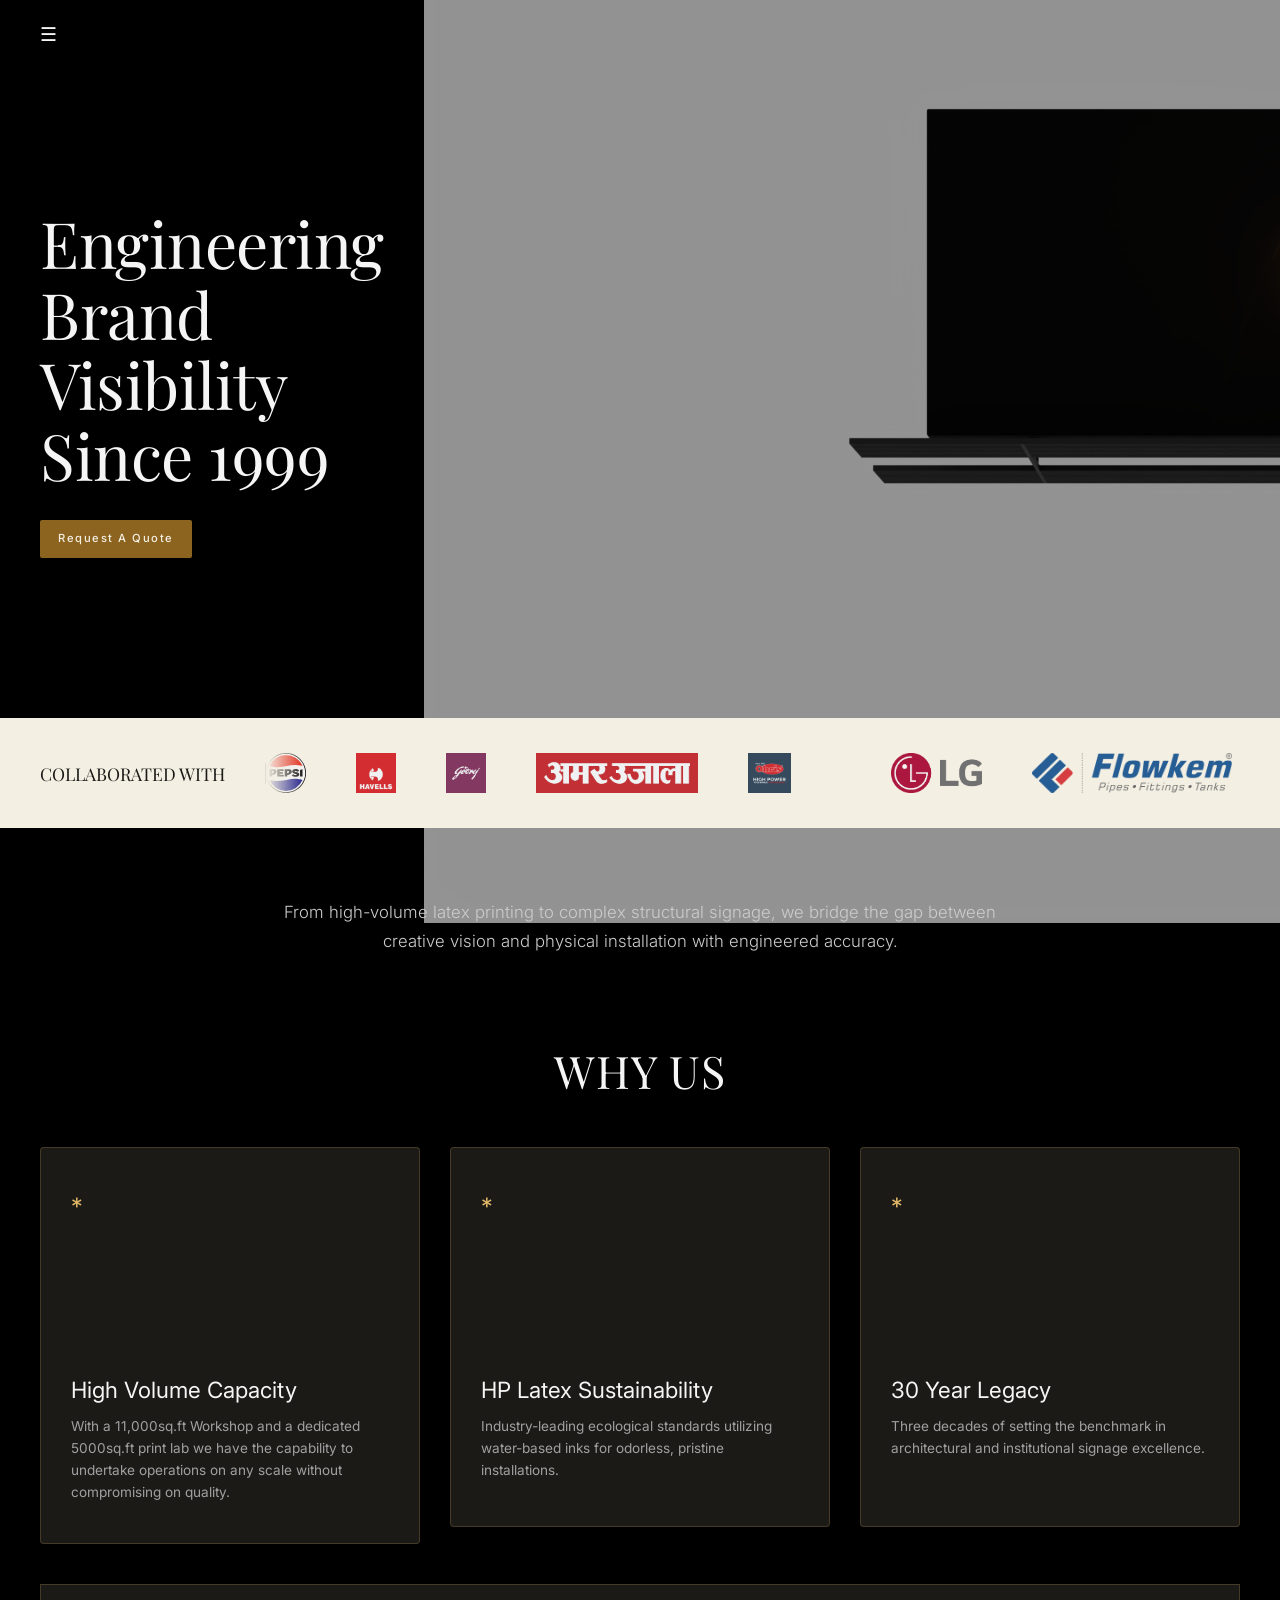
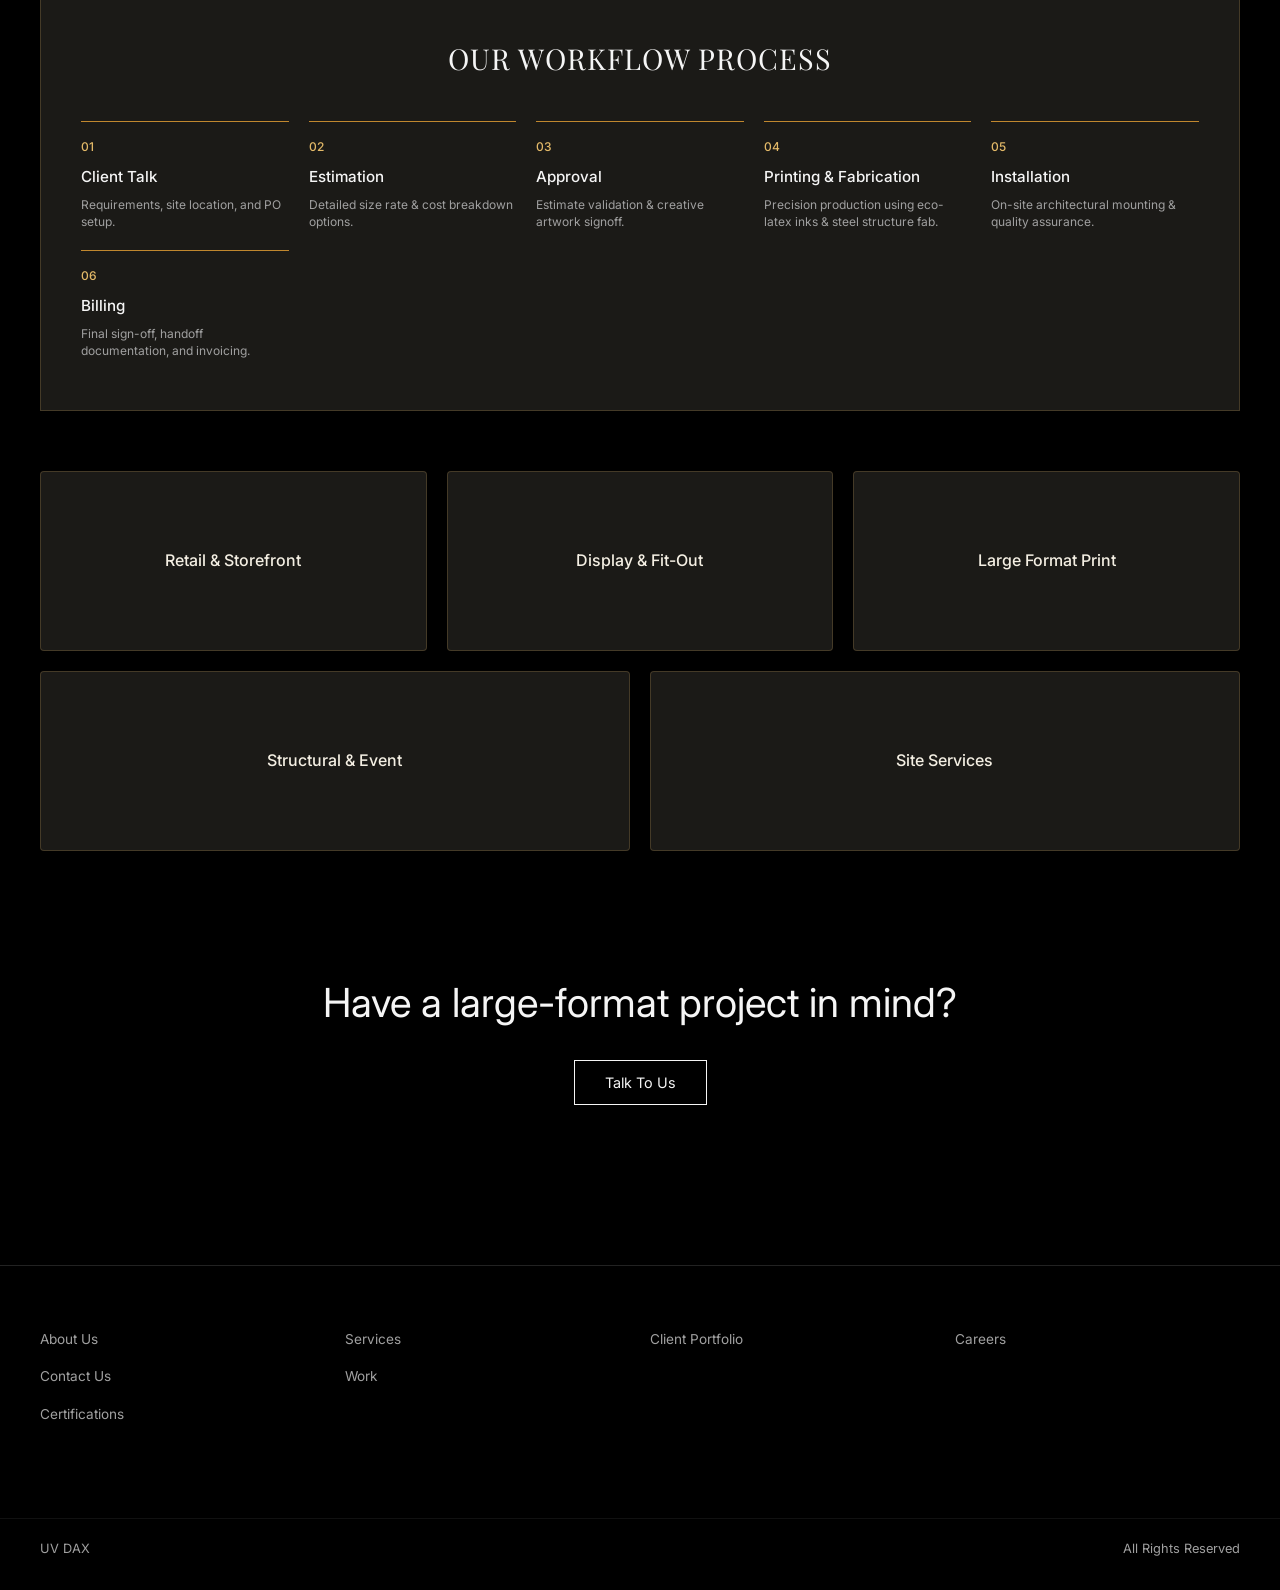
<file: index.html>
<!DOCTYPE html>
<html lang="en">
<head>
    <meta charset="UTF-8">
    <meta name="viewport" content="width=device-width, initial-scale=1.0">
    <title>UV DAX - Spatial & Large Format Printing Solutions</title>
    <link rel="stylesheet" href="style.css">
    <!-- Google Fonts -->
    <link rel="preconnect" href="https://fonts.googleapis.com">
    <link rel="preconnect" href="https://fonts.gstatic.com" crossorigin>
    <link href="https://fonts.googleapis.com/css2?family=Inter:wght@300;400;500;600&family=Playfair+Display:ital,wght@0,400;0,600;1,400&display=swap" rel="stylesheet">
    <script src="script.js"></script>
</head>
<body>

    <!-- NAVIGATION BAR -->
    <header>
        <!-- NAVBAR -->
        <nav class="navbar">
            <button class="menu-btn" id="menuToggle" aria-label="Toggle Navigation">☰</button>
            <a href="index.html" class="brand-logo">UV DAX</a>
            <a href="https://instagram.com" class="social-icon" target="_blank" rel="noopener">INSTAGRAM</a>
        </nav>

        <!-- FULL-SCREEN NAVIGATION OVERLAY -->
        <div class="nav-overlay" id="navOverlay">
            <button class="close-btn" id="closeToggle" aria-label="Close Navigation">&times;</button>
            <div class="overlay-content">
                <ul class="overlay-menu">
                    <li><a href="index.html">Home</a></li>
                    <li><a href="about.html">About</a></li>
                    <li><a href="services.html">Services</a></li>
                    <li><a href="contact.html">Contact</a></li>
                    <li><a href="work.html">Work</a></li>
                    <li><a href="clients.html">Client Portfolio</a></li>
                    <li><a href="careers.html">Careers</a></li>
                    <li><a href="certifications.html">Certificates/Registration</a></li>
                </ul>
            </div>
        </div>
</header>

    <main>
        <!-- HERO SECTION -->
        <section class="hero container">
            <div class="hero-text">
                <h1>Engineering <br> Brand Visibility Since 1999</h1>
                <a href="contact.html" class="btn-contact"> Request A Quote</a>
            </div>
            <div class="hero-image-container">
                <div class="placeholder-billboard">
                    <img src="Assets/billboard.png">
                </div>
            </div>
        </section>

        <!-- AUTO-SCROLLING LOGO STRIP -->
        <section class="logo-strip-section">
            <div class="collaborated-label">
                COLLABORATED WITH
            </div>
            <div class="brand-carousel">
                <div class="carousel-track">
                    <!-- Set 1 -->
                    <div class="logo-item"><img src="Assets/LOGOS/Pepsi.svg" alt="Client Logo 1"></div>
                    <div class="logo-item"><img src="Assets/LOGOS/havells.jpg" alt="Client Logo 2"></div>
                    <div class="logo-item"><img src="Assets/LOGOS/godrej.jpg" alt="Client Logo 3"></div>
                    <div class="logo-item"><img src="Assets/LOGOS/amarujala.jpg" alt="Client Logo 4"></div>
                    <div class="logo-item"><img src="Assets/LOGOS/ohricable.jpg" alt="Client Logo 5"></div>
                    <div class="logo-item"><img src="Assets/LOGOS/jio.svg" alt="Client Logo 6"></div>
                    <div class="logo-item"><img src="Assets/LOGOS/LG@2x.png" alt="Client Logo 6"></div>
                    <div class="logo-item"><img src="Assets/LOGOS/FLOWKEM EVENT.png" alt="Client Logo 6"></div>
                    <div class="logo-item"><img src="Assets/LOGOS/hdfc.png" alt="Client Logo 6"></div>
                    <div class="logo-item"><img src="Assets/LOGOS/lloyd1.jpg" alt="Client Logo 6"></div>
                    <div class="logo-item"><img src="Assets/LOGOS/western.png" alt="Client Logo 6"></div>
                    <!-- Duplicate Set for Seamless Loop -->
                    <div class="logo-item"><img src="Assets/LOGOS/Pepsi.svg" alt="Client Logo 1"></div>
                    <div class="logo-item"><img src="Assets/LOGOS/havells.jpg" alt="Client Logo 2"></div>
                    <div class="logo-item"><img src="Assets/LOGOS/godrej.jpg" alt="Client Logo 3"></div>
                    <div class="logo-item"><img src="Assets/LOGOS/amarujala.jpg" alt="Client Logo 4"></div>
                    <div class="logo-item"><img src="Assets/LOGOS/ohricable.jpg" alt="Client Logo 5"></div>
                    <div class="logo-item"><img src="Assets/LOGOS/jio.svg" alt="Client Logo 6"></div>
                    <div class="logo-item"><img src="Assets/LOGOS/LG@2x.png" alt="Client Logo 6"></div>
                    <div class="logo-item"><img src="Assets/LOGOS/FLOWKEM EVENT.png" alt="Client Logo 6"></div>
                    <div class="logo-item"><img src="Assets/LOGOS/hdfc.png" alt="Client Logo 6"></div>
                    <div class="logo-item"><img src="Assets/LOGOS/lloyd1.jpg" alt="Client Logo 6"></div>
                    <div class="logo-item"><img src="Assets/LOGOS/western.png" alt="Client Logo 6"></div>
 
                    <div class="logo-item"><img src="Assets/LOGOS/Pepsi.svg" alt="Client Logo 1"></div>
                    <div class="logo-item"><img src="Assets/LOGOS/havells.jpg" alt="Client Logo 2"></div>
                    <div class="logo-item"><img src="Assets/LOGOS/godrej.jpg" alt="Client Logo 3"></div>
                    <div class="logo-item"><img src="Assets/LOGOS/amarujala.jpg" alt="Client Logo 4"></div>
                    <div class="logo-item"><img src="Assets/LOGOS/ohricable.jpg" alt="Client Logo 5"></div>
                    <div class="logo-item"><img src="Assets/LOGOS/jio.svg" alt="Client Logo 6"></div>
                    <div class="logo-item"><img src="Assets/LOGOS/LG@2x.png" alt="Client Logo 6"></div>
                    <div class="logo-item"><img src="Assets/LOGOS/FLOWKEM EVENT.png" alt="Client Logo 6"></div>
                    <div class="logo-item"><img src="Assets/LOGOS/hdfc.png" alt="Client Logo 6"></div>
                    <div class="logo-item"><img src="Assets/LOGOS/lloyd1.jpg" alt="Client Logo 6"></div>
                    <div class="logo-item"><img src="Assets/LOGOS/western.png" alt="Client Logo 6"></div>
                </div>
            </div>
        </section>

        <!-- SUBTEXT STATEMENT SECTION -->
        <section class="subtext-section container">
            <p>From high-volume latex printing to complex structural signage, we bridge the gap between creative vision and physical installation with engineered accuracy.</p>
        </section>

        <!-- WHY US SECTION -->
        <section class="why-us-section container">
            <h2>WHY US</h2>
            <div class="feature-cards">
                <div class="card square-card">
                    <span class="card-icon">*</span>
                    <h3>High Volume Capacity</h3>
                    <p>With a 11,000sq.ft Workshop and a dedicated 5000sq.ft print lab we have the capability to undertake operations on any scale without compromising on quality.</p>
                </div>
                <div class="card square-card">
                    <span class="card-icon">*</span>
                    <h3>HP Latex Sustainability</h3>
                    <p>Industry-leading ecological standards utilizing water-based inks for odorless, pristine installations.</p>
                </div>
                <div class="card square-card">
                    <span class="card-icon">*</span>
                    <h3>30 Year Legacy</h3>
                    <p>Three decades of setting the benchmark in architectural and institutional signage excellence.</p>
                </div>
            </div>
        </section>

        <!-- WORKFLOW PROCESS SECTION -->
        <section class="container">
            <div class="process-banner">
                <h2>OUR WORKFLOW PROCESS</h2>
                <div class="process-grid">
                    <div class="process-step">
                        <span class="step-num">01</span>
                        <h4>Client Talk</h4>
                        <p>Requirements, site location, and PO setup.</p>
                    </div>
                    <div class="process-step">
                        <span class="step-num">02</span>
                        <h4>Estimation</h4>
                        <p>Detailed size rate & cost breakdown options.</p>
                    </div>
                    <div class="process-step">
                        <span class="step-num">03</span>
                        <h4>Approval</h4>
                        <p>Estimate validation & creative artwork signoff.</p>
                    </div>
                    <div class="process-step">
                        <span class="step-num">04</span>
                        <h4>Printing & Fabrication</h4>
                        <p>Precision production using eco-latex inks & steel structure fab.</p>
                    </div>
                    <div class="process-step">
                        <span class="step-num">05</span>
                        <h4>Installation</h4>
                        <p>On-site architectural mounting & quality assurance.</p>
                    </div>
                    <div class="process-step">
                        <span class="step-num">06</span>
                        <h4>Billing</h4>
                        <p>Final sign-off, handoff documentation, and invoicing.</p>
                    </div>
                </div>
            </div>
        </section>

        <!-- SERVICES GRID SECTION -->
        <section class="container">
            <div class="services-grid">
                <a href="services.html" class="service-card row-3 clickable-card">
                    <span>Retail & Storefront</span>
                </a>
                <a href="services.html" class="service-card row-3 clickable-card">
                    <span>Display & Fit-Out</span>
                </a>
                <a href="services.html" class="service-card row-3 clickable-card">
                    <span>Large Format Print</span>
                </a>
                <a href="services.html" class="service-card row-2 clickable-card">
                    <span>Structural & Event</span>
                </a>
                <a href="services.html" class="service-card row-2 clickable-card">
                    <span>Site Services</span>
                </a>
            </div>
        </section>

        <!-- TALK TO US CTA SECTION -->
        <section class="talk-to-us-section container">
            <h2>Have a large-format project in mind?</h2>
            <a href="contact.html" class="btn-talk-outline">Talk To Us</a>
        </section>
    </main>

    <!-- FOOTER SECTION -->
    <footer class="footer">
        <div class="footer-columns container">
            <div class="footer-col">
                <ul>
                    <li><a href="about.html">About Us</a></li>
                    <li><a href="contact.html">Contact Us</a></li>
                    <li><a href="certififications.html">Certifications</a></li>
                </ul>
            </div>
            <div class="footer-col">
                <ul>
                    <li><a href="services.html">Services</a></li>
                    <li><a href="work.html">Work</a></li>
                </ul>
            </div>
            <div class="footer-col">
                <ul>
                    <li><a href="clients.html">Client Portfolio</a></li>
                </ul>
            </div>
            <div class="footer-col">
                <ul>
                    <li><a href="careers.html">Careers</a></li>
                </ul>
            </div>
        </div>
        <div class="footer-bottom container">
            <span>UV DAX</span>
            <span>All Rights Reserved</span>
        </div>
    </footer>

</body>
</html>
</file>
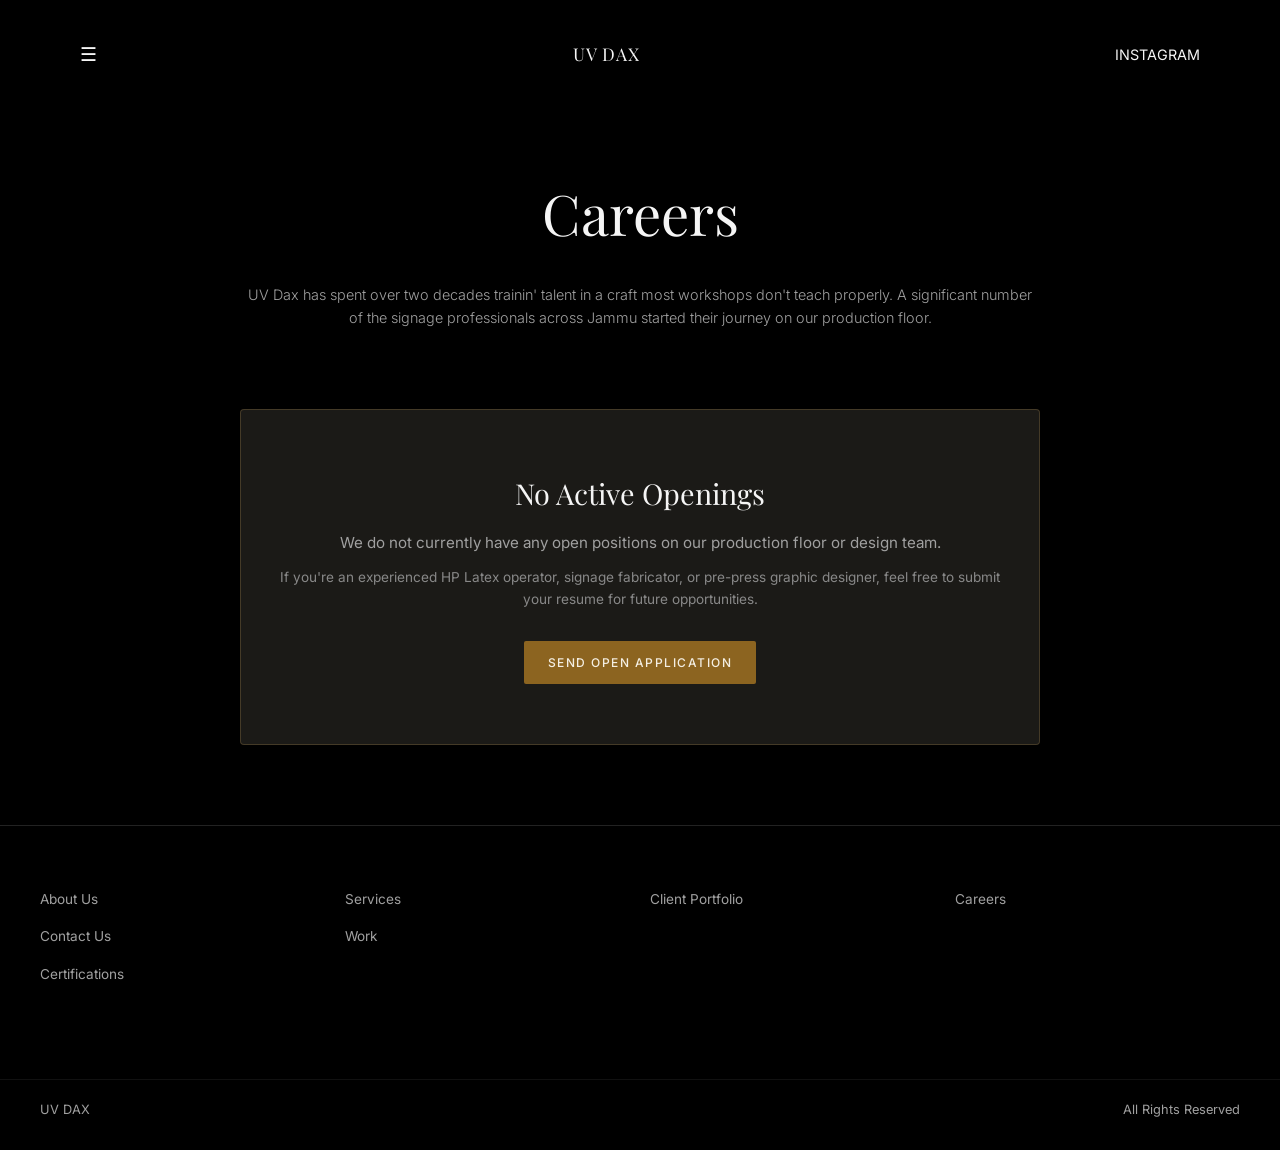
<file: careers.html>
<!DOCTYPE html>
<html lang="en">
<head>
    <meta charset="UTF-8">
    <meta name="viewport" content="width=device-width, initial-scale=1.0">
    <title>Careers - UV Dax</title>
    <link rel="stylesheet" href="style.css">
    <link rel="preconnect" href="https://fonts.googleapis.com">
    <link rel="preconnect" href="https://fonts.gstatic.com" crossorigin>
    <link href="https://fonts.googleapis.com/css2?family=Playfair+Display:ital,wght@0,400;0,600;1,400&family=Inter:wght@300;400;500&display=swap" rel="stylesheet">
    <script src="script.js"></script>
</head>
<body>

    <!-- Header Navigation -->
    <header class="navbar">
         <!-- NAVBAR -->
        <nav class="navbar">
            <button class="menu-btn" id="menuToggle" aria-label="Toggle Navigation">☰</button>
            <a href="index.html" class="brand-logo">UV DAX</a>
            <a href="https://instagram.com" class="social-icon" target="_blank" rel="noopener">INSTAGRAM</a>
        </nav>

        <!-- FULL-SCREEN NAVIGATION OVERLAY -->
        <div class="nav-overlay" id="navOverlay">
            <button class="close-btn" id="closeToggle" aria-label="Close Navigation">&times;</button>
            <div class="overlay-content">
                <ul class="overlay-menu">
                    <li><a href="index.html">Home</a></li>
                    <li><a href="about.html">About</a></li>
                    <li><a href="services.html">Services</a></li>
                    <li><a href="contact.html">Contact</a></li>
                    <li><a href="work.html">Work</a></li>
                    <li><a href="clients.html">Client Portfolio</a></li>
                    <li><a href="careers.html">Careers</a></li>
                    <li><a href="certifications.html">Certificates/Registration</a></li>
                </ul>
            </div>
        </div>
    </header>

    <main class="container">
        
        <!-- Page Header -->
        <section class="page-header">
            <h1>Careers</h1>
            <p class="page-subtitle">UV Dax has spent over two decades trainin' talent in a craft most workshops don't teach properly. A significant number of the signage professionals across Jammu started their journey on our production floor.</p>
        </section>

        <!-- NO OPENINGS STATE (Active when no jobs are available) -->
        <section class="no-openings-card">
            <div class="no-openings-content">
                <h2>No Active Openings</h2>
                <p>We do not currently have any open positions on our production floor or design team.</p>
                <p class="sub-note">If you're an experienced HP Latex operator, signage fabricator, or pre-press graphic designer, feel free to submit your resume for future opportunities.</p>
                <a href="contact.html" class="btn-contact-apply">SEND OPEN APPLICATION</a>
            </div>
        </section>

        <!-- JOB CARDS GRID (Uncomment and add cards when openings are available) -->
        <!--
        <section class="careers-grid">
            
            <a href="job-graphic-designer.html" class="career-card">
                <div class="career-card-header">
                    <h2>Graphic Designer</h2>
                    <span class="status-badge open">Active Opening</span>
                </div>
                <p>Prepare pre-press layouts, cut-letter vector artwork, 3D typography prep, and print-ready files across large-format media, ACP, and illuminated signage.</p>
            </a>

            <a href="job-hp-latex-operator.html" class="career-card">
                <div class="career-card-header">
                    <h2>HP Latex Operator</h2>
                    <span class="status-badge open">Active Opening</span>
                </div>
                <p>Manage high-volume production on industrial HP Latex 1500 equipment, oversee media calibrations, color management, and double-sided backlit print setups.</p>
            </a>

        </section>
        -->

    </main>

    <!-- Shared Footer -->
    <footer class="footer">
        <div class="footer-columns container">
            <div class="footer-col">
                <ul>
                    <li><a href="about.html">About Us</a></li>
                    <li><a href="contact.html">Contact Us</a></li>
                    <li><a href="certifications.html">Certifications</a></li>
                </ul>
            </div>
            <div class="footer-col">
                <ul>
                    <li><a href="services.html">Services</a></li>
                    <li><a href="work.html">Work</a></li>
                </ul>
            </div>
            <div class="footer-col">
                <ul>
                    <li><a href="clients.html">Client Portfolio</a></li>
                </ul>
            </div>
            <div class="footer-col">
                <ul>
                    <li><a href="careers.html">Careers</a></li>
                </ul>
            </div>
        </div>
        <div class="footer-bottom container">
            <span>UV DAX</span>
            <span>All Rights Reserved</span>
        </div>
    </footer>

</body>
</html>
</file>
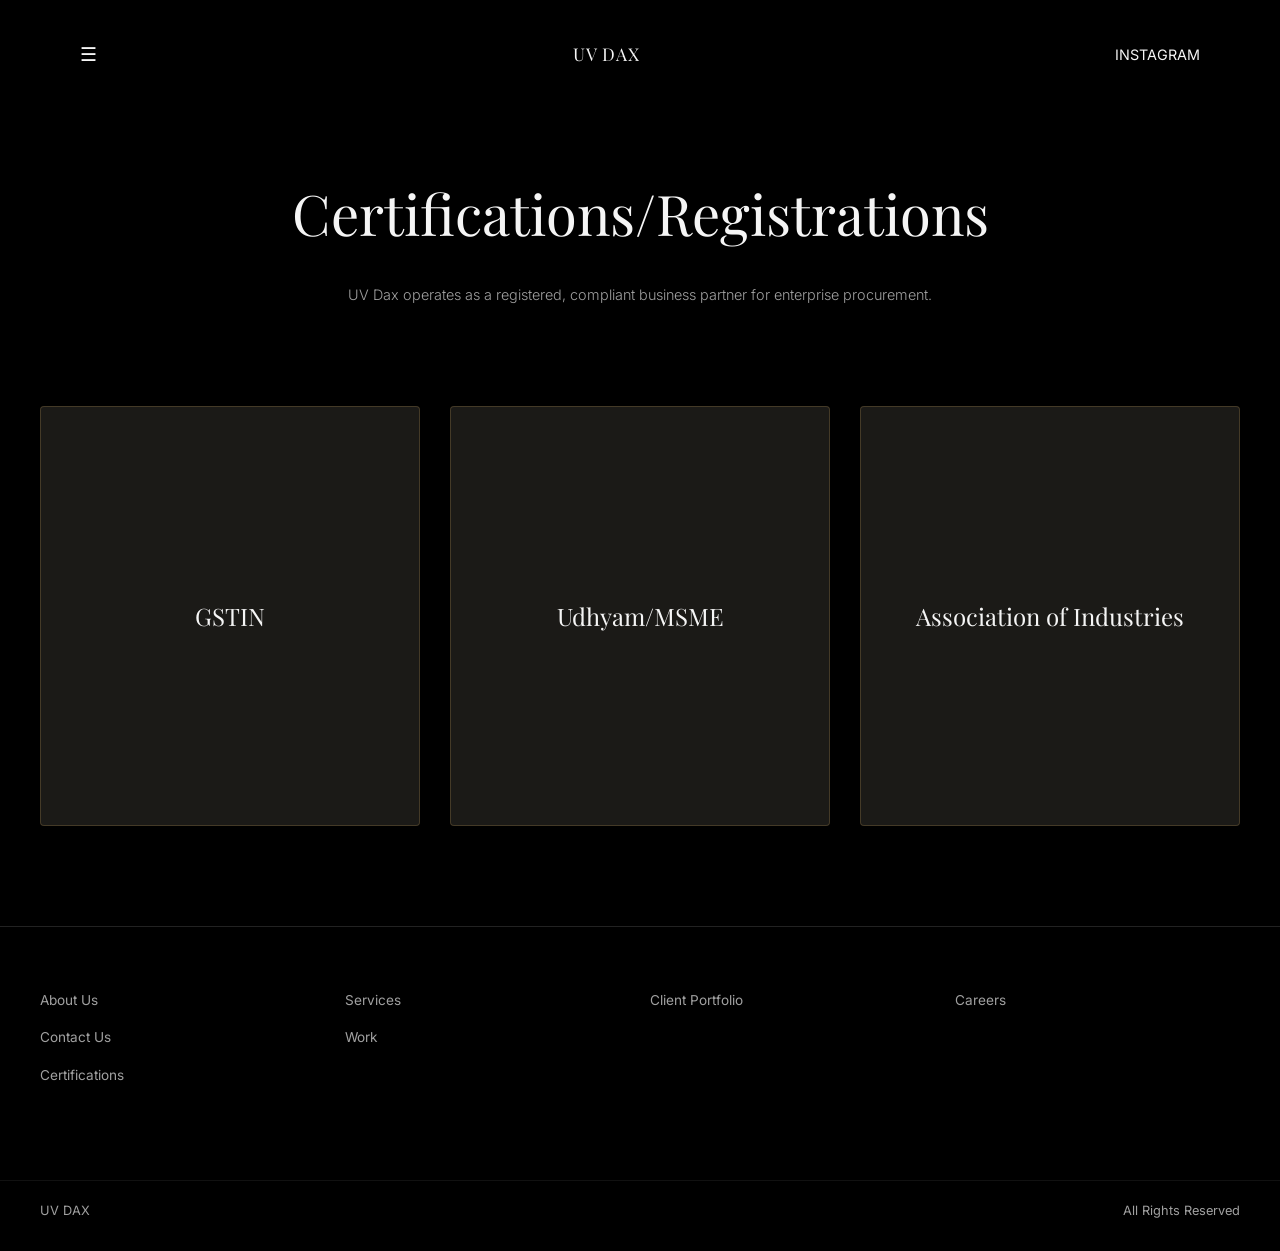
<file: certififications.html>
<!DOCTYPE html>
<html lang="en">
<head>
    <meta charset="UTF-8">
    <meta name="viewport" content="width=device-width, initial-scale=1.0">
    <title>Certifications & Registrations - UV Dax</title>
    <link rel="stylesheet" href="style.css">
    <!-- Google Serif Font -->
    <link rel="preconnect" href="https://fonts.googleapis.com">
    <link rel="preconnect" href="https://fonts.gstatic.com" crossorigin>
    <link href="https://fonts.googleapis.com/css2?family=Playfair+Display:ital,wght@0,400;0,600;1,400&family=Inter:wght@300;400;500&display=swap" rel="stylesheet">
    <script src="script.js"></script>
</head>
<body>

    <!-- Header Navigation -->
    <header class="navbar">
         <!-- NAVBAR -->
        <nav class="navbar">
            <button class="menu-btn" id="menuToggle" aria-label="Toggle Navigation">☰</button>
            <a href="index.html" class="brand-logo">UV DAX</a>
            <a href="https://instagram.com" class="social-icon" target="_blank" rel="noopener">INSTAGRAM</a>
        </nav>

        <!-- FULL-SCREEN NAVIGATION OVERLAY -->
        <div class="nav-overlay" id="navOverlay">
            <button class="close-btn" id="closeToggle" aria-label="Close Navigation">&times;</button>
            <div class="overlay-content">
                <ul class="overlay-menu">
                    <li><a href="index.html">Home</a></li>
                    <li><a href="about.html">About</a></li>
                    <li><a href="services.html">Services</a></li>
                    <li><a href="contact.html">Contact</a></li>
                    <li><a href="work.html">Work</a></li>
                    <li><a href="clients.html">Client Portfolio</a></li>
                    <li><a href="careers.html">Careers</a></li>
                    <li><a href="certifications.html">Certificates/Registration</a></li>
                </ul>
            </div>
        </div>
    </header>

    <main class="container">
        
        <!-- Page Title & Subtitle -->
        <section class="page-header">
            <h1>Certifications/Registrations</h1>
            <p class="page-subtitle">UV Dax operates as a registered, compliant business partner for enterprise procurement.</p>
        </section>

        <!-- Certifications Cards Grid -->
        <section class="certifications-grid">
            <div class="cert-card">
                <h2>GSTIN</h2>
            </div>
            <div class="cert-card">
                <h2>Udhyam/MSME</h2>
            </div>
            <div class="cert-card">
                <h2>Association of Industries</h2>
            </div>
        </section>

    </main>

<!-- Footer Section -->
    <footer class="footer">
        <div class="footer-columns container">
            <div class="footer-col">
                <ul>
                    <li><a href="about.html">About Us</a></li>
                    <li><a href="contact.html">Contact Us</a></li>
                    <li><a href="certififications.html">Certifications</a></li>
                </ul>
            </div>
            <div class="footer-col">
                <ul>
                    <li><a href="services.html">Services</a></li>
                    <li><a href="work.html">Work</a></li>
                </ul>
            </div>
            <div class="footer-col">
                <ul>
                    <li><a href="clients.html">Client Portfolio</a></li>
                </ul>
            </div>
            <div class="footer-col">
                <ul>
                    <li><a href="careers.html">Careers</a></li>
                </ul>
            </div>
        </div>
        <div class="footer-bottom container">
            <span>UV DAX</span>
            <span>All Rights Reserved</span>
        </div>
    </footer>

</body>
</html>
</file>
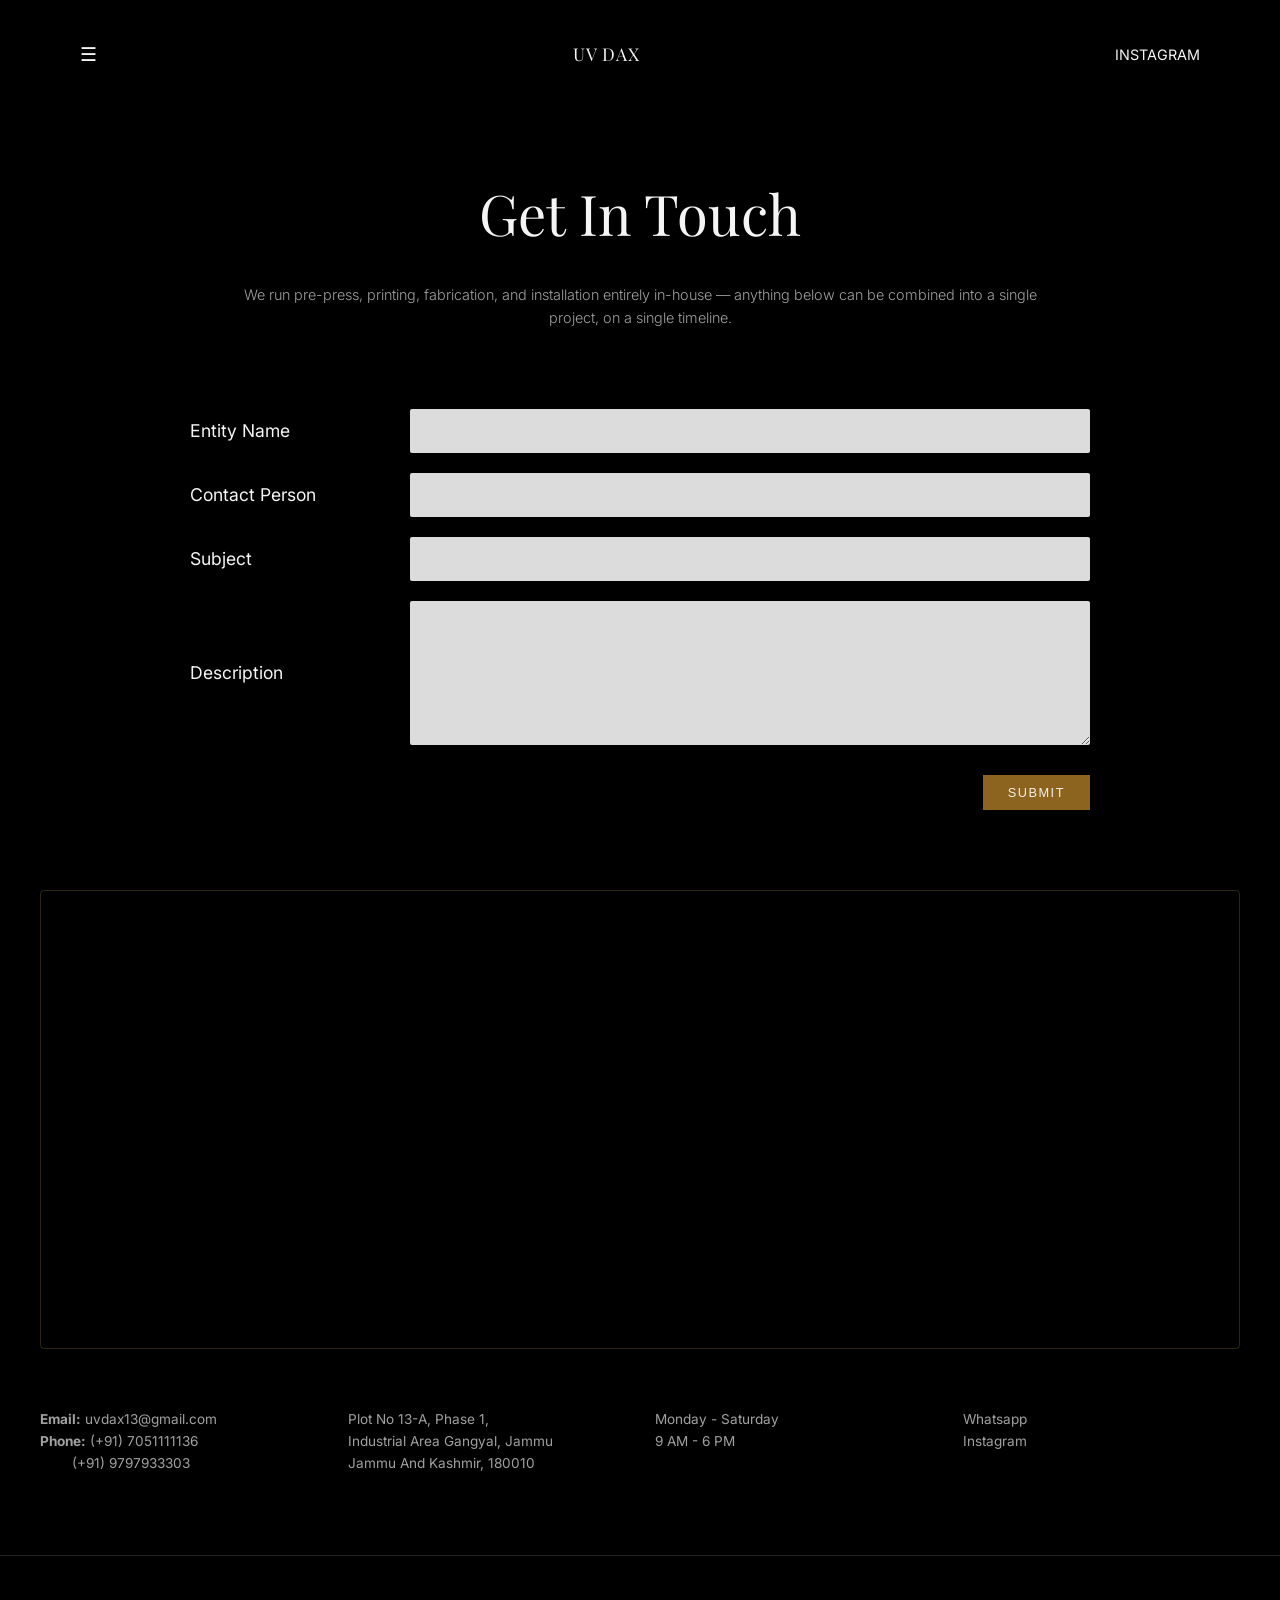
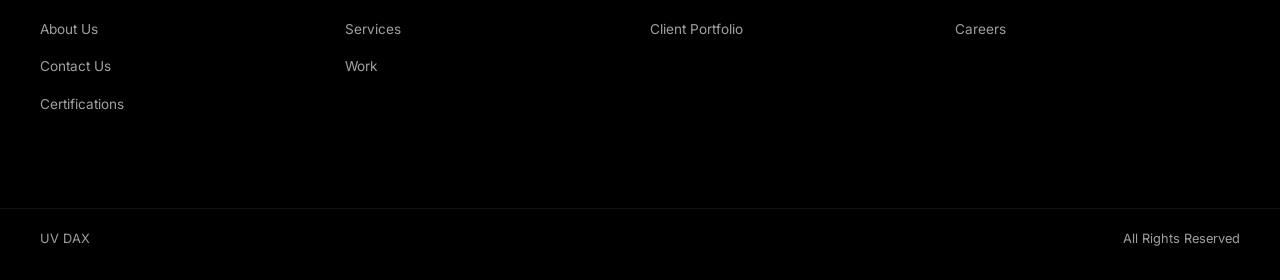
<file: contact.html>
<!DOCTYPE html>
<html lang="en">
<head>
    <meta charset="UTF-8">
    <meta name="viewport" content="width=device-width, initial-scale=1.0">
    <title>Contact Us - UV Dax</title>
    <link rel="stylesheet" href="style.css">
    <link rel="preconnect" href="https://fonts.googleapis.com">
    <link rel="preconnect" href="https://fonts.gstatic.com" crossorigin>
    <link href="https://fonts.googleapis.com/css2?family=Playfair+Display:ital,wght@0,400;0,600;1,400&family=Inter:wght@300;400;500&display=swap" rel="stylesheet">
    <script src="script.js"></script>
</head>
<body>

    <!-- Header Navigation -->
    <header class="navbar">
         <!-- NAVBAR -->
        <nav class="navbar">
            <button class="menu-btn" id="menuToggle" aria-label="Toggle Navigation">☰</button>
            <a href="index.html" class="brand-logo">UV DAX</a>
            <a href="https://instagram.com" class="social-icon" target="_blank" rel="noopener">INSTAGRAM</a>
        </nav>

        <!-- FULL-SCREEN NAVIGATION OVERLAY -->
        <div class="nav-overlay" id="navOverlay">
            <button class="close-btn" id="closeToggle" aria-label="Close Navigation">&times;</button>
            <div class="overlay-content">
                <ul class="overlay-menu">
                    <li><a href="index.html">Home</a></li>
                    <li><a href="about.html">About</a></li>
                    <li><a href="services.html">Services</a></li>
                    <li><a href="contact.html">Contact</a></li>
                    <li><a href="work.html">Work</a></li>
                    <li><a href="clients.html">Client Portfolio</a></li>
                    <li><a href="careers.html">Careers</a></li>
                    <li><a href="certifications.html">Certificates/Registration</a></li>
                </ul>
            </div>
        </div>
    </header>

    <main class="container">
        
        <!-- Page Title -->
        <section class="page-header">
            <h1>Get In Touch</h1>
            <p class="page-subtitle">We run pre-press, printing, fabrication, and installation entirely in-house — anything below can be combined into a single project, on a single timeline.</p>
        </section>

        <!-- Form Section -->
        <section class="contact-form-container">
            <form action="#" method="POST" class="contact-form">
                <div class="form-group">
                    <label for="entity">Entity Name</label>
                    <input type="text" id="entity" name="entity">
                </div>
                <div class="form-group">
                    <label for="person">Contact Person</label>
                    <input type="text" id="person" name="person">
                </div>
                <div class="form-group">
                    <label for="subject">Subject</label>
                    <input type="text" id="subject" name="subject">
                </div>
                <div class="form-group">
                    <label for="description">Description</label>
                    <textarea id="description" name="description" rows="6"></textarea>
                </div>
                <div class="form-actions">
                    <button type="submit" class="btn-submit">SUBMIT</button>
                </div>
            </form>
        </section>

        <!-- Map Section -->
        <section class="map-container">
            <iframe 
                src="https://www.google.com/maps/embed?pb=!1m18!1m12!1m3!1d3358.583340578665!2d74.8725!3d32.6782!2m3!1f0!2f0!3f0!3m2!1i1024!2i768!4f13.1!3m3!1m2!1s0x0%3A0x0!2zMzLCsDQwJzQxLjUiTiA3NMK1NTInMjEuMCJF!5e0!3m2!1sen!2sin!4v1600000000000!5m2!1sen!2sin" 
                width="100%" 
                height="450" 
                style="border:0;" 
                allowfullscreen="" 
                loading="lazy">
            </iframe>
        </section>

        <!-- Contact Info Details Grid -->
        <section class="contact-details-grid">
            <div class="detail-col">
                <p><strong>Email:</strong> uvdax13@gmail.com</p>
                <p><strong>Phone:</strong> (+91) 7051111136</p>
                <p> &nbsp; &nbsp; &nbsp; &nbsp; (+91) 9797933303</p>
            </div>
            <div class="detail-col">
                <p>Plot No 13-A, Phase 1,</p>
                <p>Industrial Area Gangyal, Jammu</p>
                <p>Jammu And Kashmir, 180010</p>
            </div>
            <div class="detail-col">
                <p>Monday - Saturday</p>
                <p>9 AM - 6 PM</p>
            </div>
            <div class="detail-col">
                <p><a href="#">Whatsapp</a></p>
                <p><a href="#">Instagram</a></p>
            </div>
        </section>

    </main>

    <!-- Footer Section -->
    <footer class="footer">
        <div class="footer-columns container">
            <div class="footer-col">
                <ul>
                    <li><a href="about.html">About Us</a></li>
                    <li><a href="contact.html">Contact Us</a></li>
                    <li><a href="certififications.html">Certifications</a></li>
                </ul>
            </div>
            <div class="footer-col">
                <ul>
                    <li><a href="services.html">Services</a></li>
                    <li><a href="work.html">Work</a></li>
                </ul>
            </div>
            <div class="footer-col">
                <ul>
                    <li><a href="clients.html">Client Portfolio</a></li>
                </ul>
            </div>
            <div class="footer-col">
                <ul>
                    <li><a href="careers.html">Careers</a></li>
                </ul>
            </div>
        </div>
        <div class="footer-bottom container">
            <span>UV DAX</span>
            <span>All Rights Reserved</span>
        </div>
    </footer>

</body>
</html>
</file>
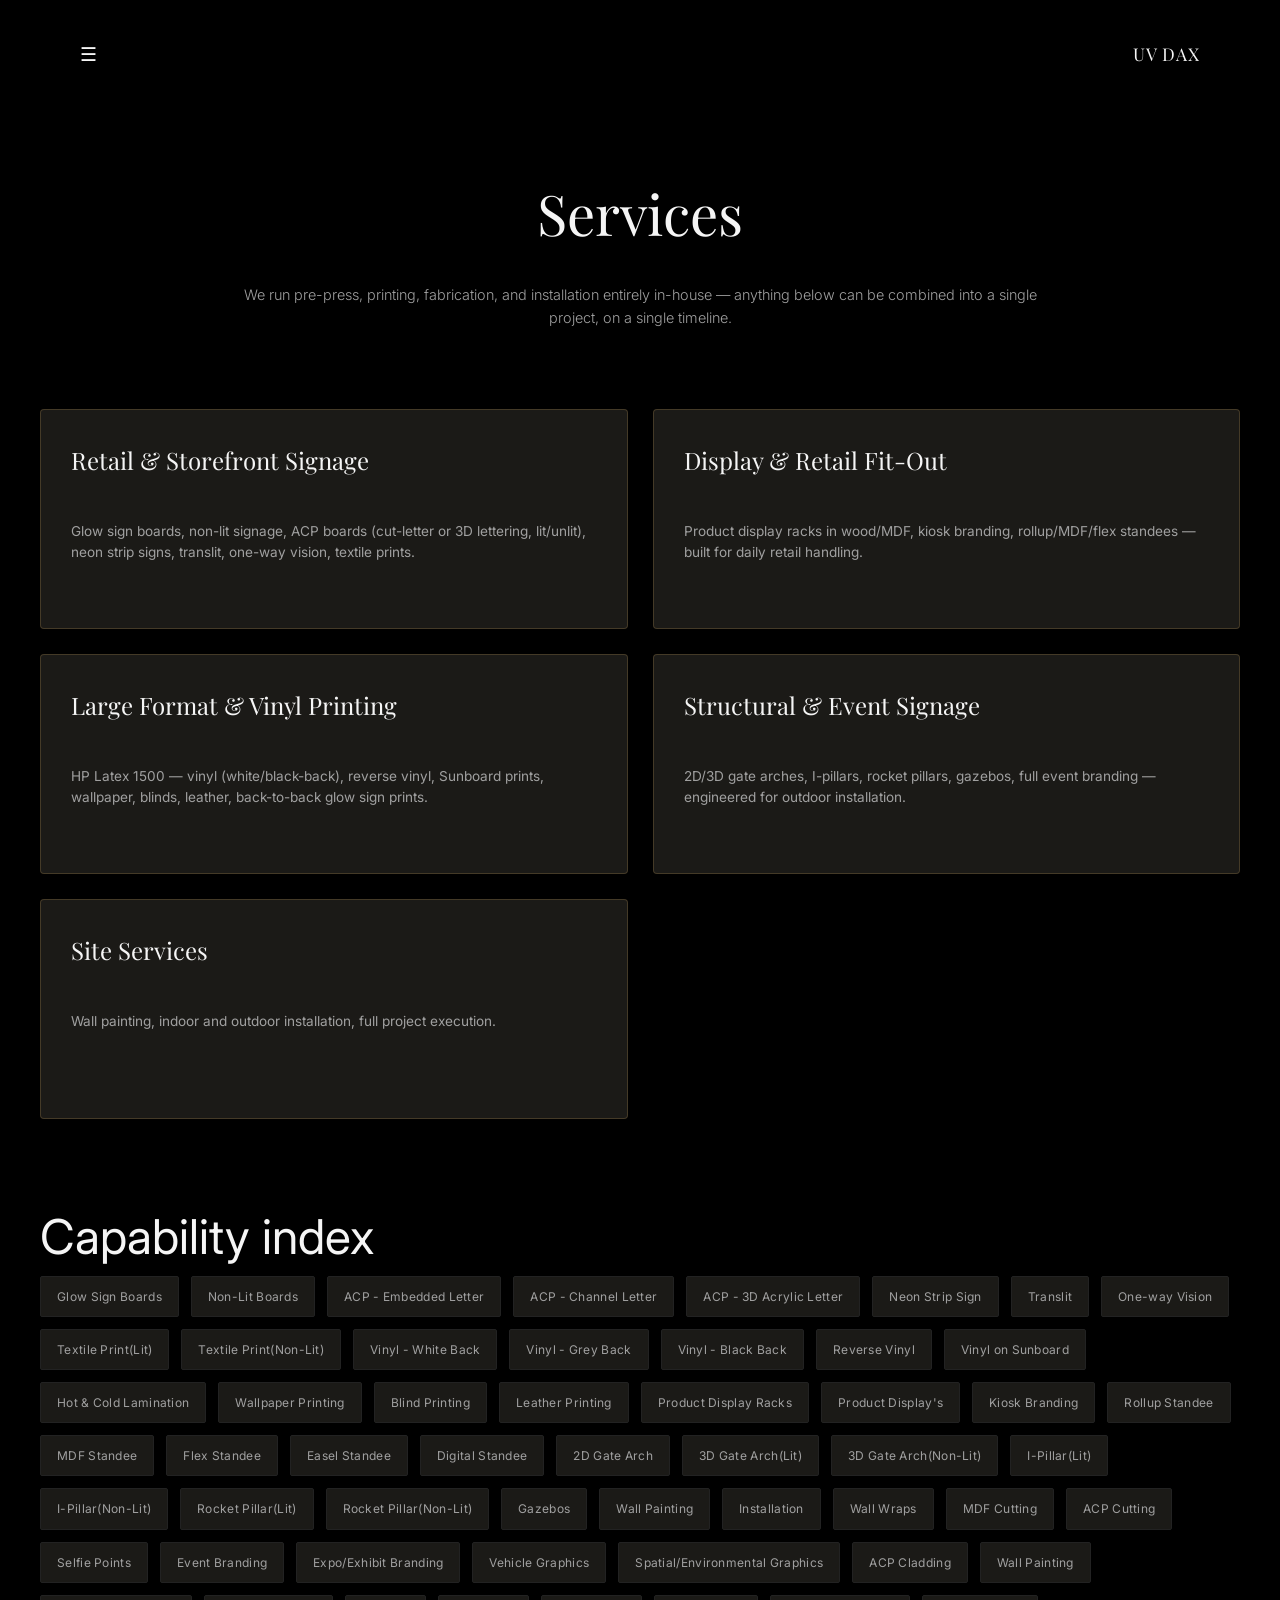
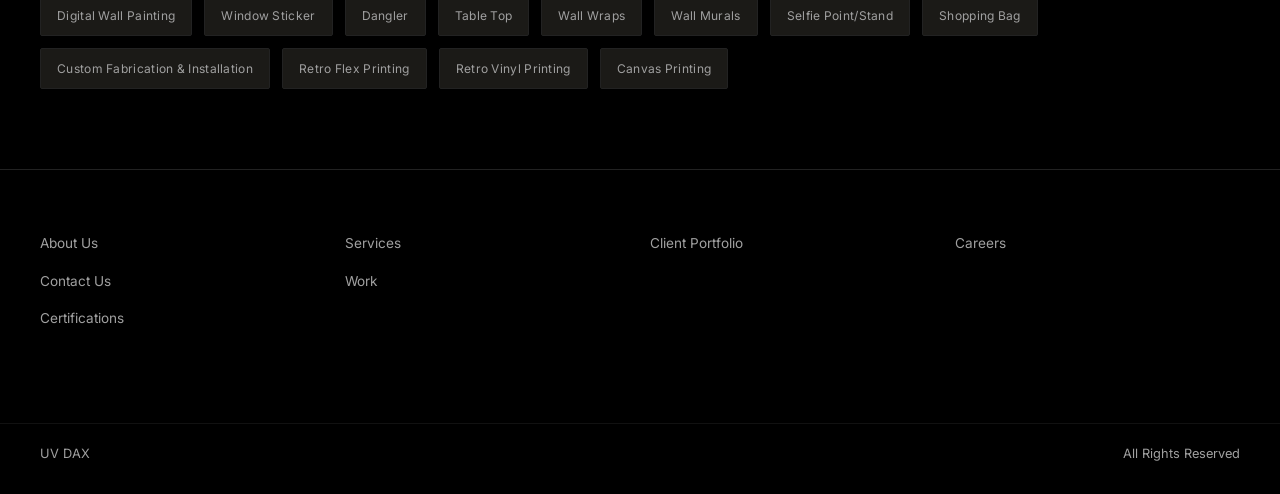
<file: services.html>
<!DOCTYPE html>
<html lang="en">
<head>
    <meta charset="UTF-8">
    <meta name="viewport" content="width=device-width, initial-scale=1.0">
    <title>Services - UV Dax</title>
    <link rel="stylesheet" href="style.css">
    <!-- Google Serif Font -->
    <link rel="preconnect" href="https://fonts.googleapis.com">
    <link rel="preconnect" href="https://fonts.gstatic.com" crossorigin>
    <link href="https://fonts.googleapis.com/css2?family=Playfair+Display:ital,wght@0,400;0,600;1,400&family=Inter:wght@300;400;500&display=swap" rel="stylesheet">
    <script src="script.js"></script>
</head>
<body>

    <!-- Header Navigation -->
    <header class="navbar">
         <!-- NAVBAR -->
        <nav class="navbar">
            <button class="menu-btn" id="menuToggle" aria-label="Toggle Navigation">☰</button>
            <a href="index.html" class="brand-logo">UV DAX</a>
            <!--<a href="https://instagram.com" class="social-icon" target="_blank" rel="noopener">INSTAGRAM</a> -->
        </nav>

        <!-- FULL-SCREEN NAVIGATION OVERLAY -->
        <div class="nav-overlay" id="navOverlay">
            <button class="close-btn" id="closeToggle" aria-label="Close Navigation">&times;</button>
            <div class="overlay-content">
                <ul class="overlay-menu">
                    <li><a href="index.html">Home</a></li>
                    <li><a href="about.html">About</a></li>
                    <li><a href="services.html">Services</a></li>
                    <li><a href="contact.html">Contact</a></li>
                    <li><a href="work.html">Work</a></li>
                    <li><a href="clients.html">Client Portfolio</a></li>
                    <li><a href="careers.html">Careers</a></li>
                    <li><a href="certifications.html">Certificates/Registration</a></li>
                </ul>
            </div>
        </div>
    </header>

    <main class="container">
        
        <!-- Page Title & Subtitle -->
        <section class="page-header">
            <h1>Services</h1>
            <p class="page-subtitle">We run pre-press, printing, fabrication, and installation entirely in-house — anything below can be combined into a single project, on a single timeline.</p>
        </section>

        <!-- Main Services Grid Cards -->
        <section class="detailed-services-grid">
            <div class="service-box">
                <h2>Retail & Storefront Signage</h2>
                <p>Glow sign boards, non-lit signage, ACP boards (cut-letter or 3D lettering, lit/unlit), neon strip signs, translit, one-way vision, textile prints.</p>
            </div>
            <div class="service-box">
                <h2>Display & Retail Fit-Out</h2>
                <p>Product display racks in wood/MDF, kiosk branding, rollup/MDF/flex standees — built for daily retail handling.</p>
            </div>
            <div class="service-box">
                <h2>Large Format & Vinyl Printing</h2>
                <p>HP Latex 1500 — vinyl (white/black-back), reverse vinyl, Sunboard prints, wallpaper, blinds, leather, back-to-back glow sign prints.</p>
            </div>
            <div class="service-box">
                <h2>Structural & Event Signage</h2>
                <p>2D/3D gate arches, I-pillars, rocket pillars, gazebos, full event branding — engineered for outdoor installation.</p>
            </div>
            <div class="service-box span-full">
                <h2>Site Services</h2>
                <p>Wall painting, indoor and outdoor installation, full project execution.</p>
            </div>
        </section>

        <!-- Capability Index / Tag Cloud -->
        <section class="capability-index-section">
            <h2 class="section-title">Capability index</h2>
            <div class="capability-tags">
                <span class="tag">Glow Sign Boards</span>
                <span class="tag">Non-Lit Boards</span>
                <span class="tag">ACP - Embedded Letter</span>
                <span class="tag">ACP - Channel Letter</span>
                <span class="tag">ACP - 3D Acrylic Letter</span>
                <span class="tag">Neon Strip Sign</span>
                <span class="tag">Translit</span>
                <span class="tag">One-way Vision</span>
                <span class="tag">Textile Print(Lit)</span>
                <span class="tag">Textile Print(Non-Lit)</span>
                <span class="tag">Vinyl - White Back</span>
                <span class="tag">Vinyl - Grey Back</span>
                <span class="tag">Vinyl - Black Back</span>
                <span class="tag">Reverse Vinyl</span>
                <span class="tag">Vinyl on Sunboard</span>
                <span class="tag">Hot & Cold Lamination</span>
                <span class="tag">Wallpaper Printing</span>
                <span class="tag">Blind Printing</span>
                <span class="tag">Leather Printing</span>
                <span class="tag">Product Display Racks</span>
                <span class="tag">Product Display's</span>
                <span class="tag">Kiosk Branding</span>
                <span class="tag">Rollup Standee</span>
                <span class="tag">MDF Standee</span>
                <span class="tag">Flex Standee</span>
                <span class="tag">Easel Standee</span>
                <span class="tag">Digital Standee</span>
                <span class="tag">2D Gate Arch</span>
                <span class="tag">3D Gate Arch(Lit)</span>
                <span class="tag">3D Gate Arch(Non-Lit)</span>
                <span class="tag">I-Pillar(Lit)</span>
                <span class="tag">I-Pillar(Non-Lit)</span>
                <span class="tag">Rocket Pillar(Lit)</span>
                <span class="tag">Rocket Pillar(Non-Lit)</span>
                <span class="tag">Gazebos</span>
                <span class="tag">Wall Painting</span>
                <span class="tag">Installation</span>
                <span class="tag">Wall Wraps</span>
                <span class="tag">MDF Cutting</span>
                <span class="tag">ACP Cutting</span>
                <span class="tag">Selfie Points</span>
                <span class="tag">Event Branding</span>
                <span class="tag">Expo/Exhibit Branding</span>
                <span class="tag">Vehicle Graphics</span>
                <span class="tag">Spatial/Environmental Graphics</span>
                <span class="tag">ACP Cladding</span>
                <span class="tag">Wall Painting</span>
                <span class="tag">Digital Wall Painting</span>
                <span class="tag">Window Sticker</span>
                <span class="tag">Dangler</span>
                <span class="tag">Table Top</span>
                <span class="tag">Wall Wraps</span>
                <span class="tag">Wall Murals</span>
                <span class="tag">Selfie Point/Stand</span>
                <span class="tag">Shopping Bag</span>
                <span class="tag">Custom Fabrication & Installation</span>
                <span class="tag">Retro Flex Printing</span>
                <span class="tag">Retro Vinyl Printing</span>
                <span class="tag">Canvas Printing</span>
                
            </div>
        </section>

    </main>

    <!-- Footer Section -->
    <footer class="footer">
        <div class="footer-columns container">
            <div class="footer-col">
                <ul>
                    <li><a href="about.html">About Us</a></li>
                    <li><a href="contact.html">Contact Us</a></li>
                    <li><a href="certififications.html">Certifications</a></li>
                </ul>
            </div>
            <div class="footer-col">
                <ul>
                    <li><a href="services.html">Services</a></li>
                    <li><a href="work.html">Work</a></li>
                </ul>
            </div>
            <div class="footer-col">
                <ul>
                    <li><a href="clients.html">Client Portfolio</a></li>
                </ul>
            </div>
            <div class="footer-col">
                <ul>
                    <li><a href="careers.html">Careers</a></li>
                </ul>
            </div>
        </div>
        <div class="footer-bottom container">
            <span>UV DAX</span>
            <span>All Rights Reserved</span>
        </div>
    </footer>

</body>
</html>
</file>
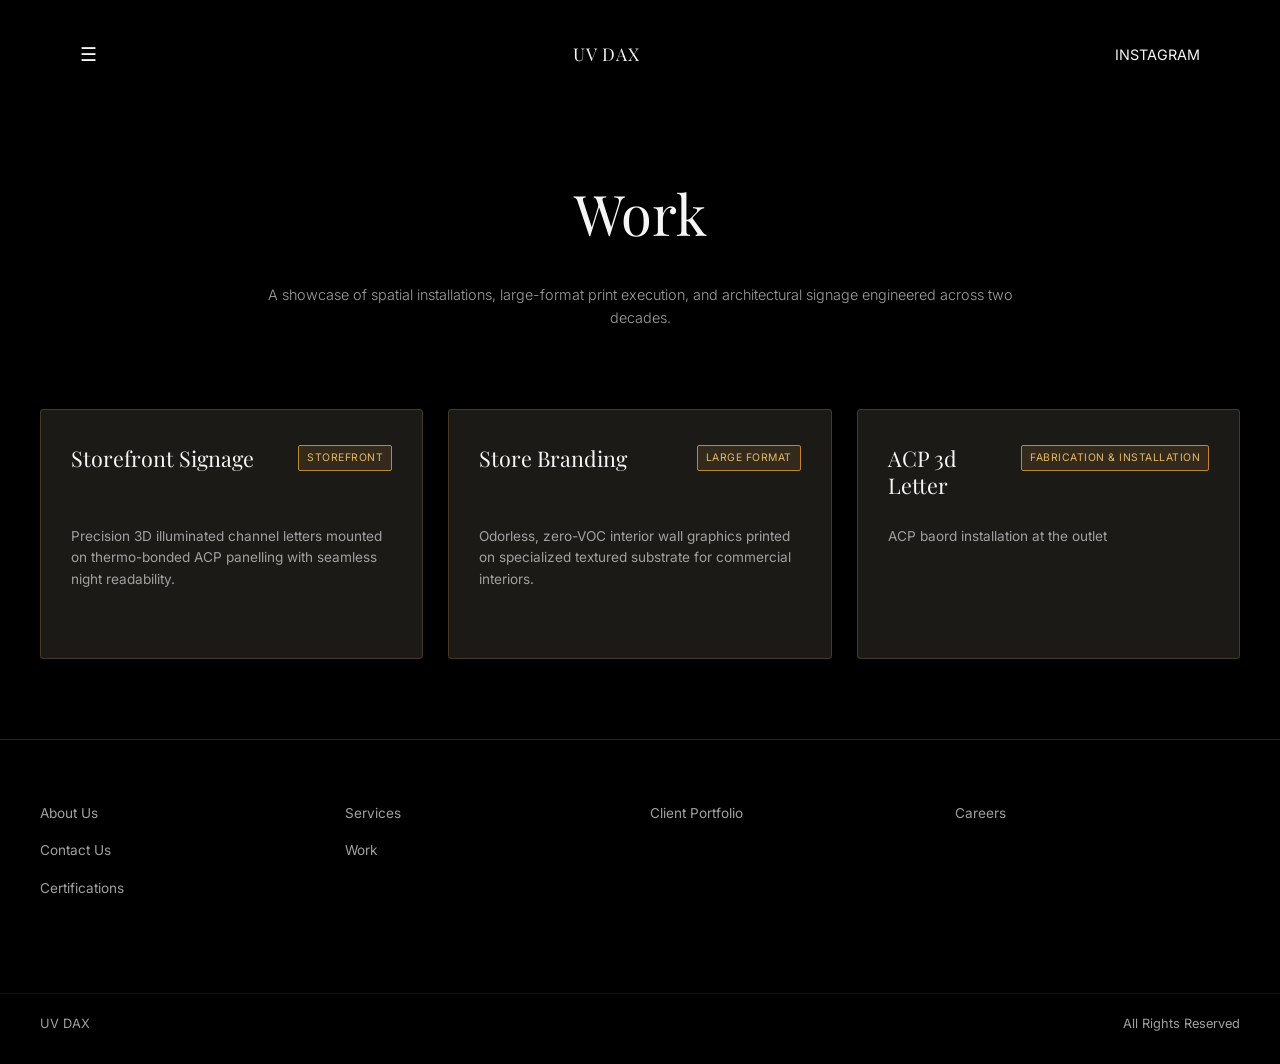
<file: work.html>
<!DOCTYPE html>
<html lang="en">
<head>
    <meta charset="UTF-8">
    <meta name="viewport" content="width=device-width, initial-scale=1.0">
    <title>Work - UV Dax</title>
    <link rel="stylesheet" href="style.css">
    <link rel="preconnect" href="https://fonts.googleapis.com">
    <link rel="preconnect" href="https://fonts.gstatic.com" crossorigin>
    <link href="https://fonts.googleapis.com/css2?family=Playfair+Display:ital,wght@0,400;0,600;1,400&family=Inter:wght@300;400;500&display=swap" rel="stylesheet">
    <script src="script.js"></script>
</head>
<body>

    <!-- Header Navigation -->
    <header class="navbar">
         <!-- NAVBAR -->
        <nav class="navbar">
            <button class="menu-btn" id="menuToggle" aria-label="Toggle Navigation">☰</button>
            <a href="index.html" class="brand-logo">UV DAX</a>
            <a href="https://instagram.com" class="social-icon" target="_blank" rel="noopener">INSTAGRAM</a>
        </nav>

        <!-- FULL-SCREEN NAVIGATION OVERLAY -->
        <div class="nav-overlay" id="navOverlay">
            <button class="close-btn" id="closeToggle" aria-label="Close Navigation">&times;</button>
            <div class="overlay-content">
                <ul class="overlay-menu">
                    <li><a href="index.html">Home</a></li>
                    <li><a href="about.html">About</a></li>
                    <li><a href="services.html">Services</a></li>
                    <li><a href="contact.html">Contact</a></li>
                    <li><a href="work.html">Work</a></li>
                    <li><a href="clients.html">Client Portfolio</a></li>
                    <li><a href="careers.html">Careers</a></li>
                    <li><a href="certifications.html">Certificates/Registration</a></li>
                </ul>
            </div>
        </div>
    </header>

    <main class="container">
        
        <!-- Page Header -->
        <section class="page-header">
            <h1>Work</h1>
            <p class="page-subtitle">A showcase of spatial installations, large-format print execution, and architectural signage engineered across two decades.</p>
        </section>

        <!-- NO WORK SHOWCASE STATE (Optional state when prepping new updates) -->
        <!--
        <section class="no-work-card">
            <div class="no-work-content">
                <h2>Portfolio Update in Progress</h2>
                <p>We are currently updating our archive with recent high-volume production projects and site installations.</p>
                <p class="sub-note">Reach out directly to request sample decks or custom technical specifications.</p>
                <a href="contact.html" class="btn-contact-apply">REQUEST PORTFOLIO DECK</a>
            </div>
        </section>
        -->

        <!-- WORK CARDS GRID -->
        <section class="work-grid">
            
            <a href="work/local/bigfatshawarma.html" class="work-card">
                <div class="work-card-header">
                    <h2>Storefront Signage</h2>
                    <span class="category-badge">Storefront</span>
                </div>
                <p>Precision 3D illuminated channel letters mounted on thermo-bonded ACP panelling with seamless night readability.</p>
            </a>

            <a href="work/havells/utsav_vankatesh.html" class="work-card">
                <div class="work-card-header">
                    <h2>Store Branding</h2>
                    <span class="category-badge">Large Format</span>
                </div>
                <p>Odorless, zero-VOC interior wall graphics printed on specialized textured substrate for commercial interiors.</p>
            </a>
            
            <a href="work/Godrej/magnummart.html" class="work-card">
                <div class="work-card-header">
                    <h2>ACP 3d Letter</h2>
                    <span class="category-badge">Fabrication & Installation</span>
                </div>
                <p>ACP baord installation at the outlet</p>
            </a>
            <!--
            <a href="project-detail.html" class="work-card">
                <div class="work-card-header">
                    <h2>Wayfinding & Directional Systems</h2>
                    <span class="category-badge">Signage System</span>
                </div>
                <p>Modular directional plaques and laser-cut acrylic floor markers installed across multi-story commercial spaces.</p>
            </a>

            <a href="project-detail.html" class="work-card">
                <div class="work-card-header">
                    <h2>Corporate Fleet Branding</h2>
                    <span class="category-badge">Vehicle Wraps</span>
                </div>
                <p>Contour-cast vinyl wrapping with UV protective laminate built to withstand extreme outdoor conditions.</p>
            </a>

            <a href="project-detail.html" class="work-card">
                <div class="work-card-header">
                    <h2>Exhibition Booth Structures</h2>
                    <span class="category-badge">Spatial Design</span>
                </div>
                <p>Custom fabricated trade show backdrops integrated with tension fabric graphics and integrated LED elements.</p>
            </a>

            <a href="project-detail.html" class="work-card">
                <div class="work-card-header">
                    <h2>Stainless Steel Lettering</h2>
                    <span class="category-badge">Fabrication</span>
                </div>
                <p>Precision laser-cut brushed steel typography mounted with concealed standoff pins for architectural entryways.</p>
            </a>

            <a href="project-detail.html" class="work-card">
                <div class="work-card-header">
                    <h2>Flex Outdoor Billboards</h2>
                    <span class="category-badge">Large Format</span>
                </div>
                <p>Heavy-duty weather-resistant outdoor vinyl banner production with reinforced hem seam execution.</p>
            </a>

            <a href="project-detail.html" class="work-card">
                <div class="work-card-header">
                    <h2>Frosted Glass Vinyl Films</h2>
                    <span class="category-badge">Interior Print</span>
                </div>
                <p>Plotter-cut architectural privacy films featuring custom vector patterns for glass office partitions.</p>
            </a>    -->

        </section>

    </main>

    <!-- Footer Section -->
    <footer class="footer">
        <div class="footer-columns container">
            <div class="footer-col">
                <ul>
                    <li><a href="about.html">About Us</a></li>
                    <li><a href="contact.html">Contact Us</a></li>
                    <li><a href="certififications.html">Certifications</a></li>
                </ul>
            </div>
            <div class="footer-col">
                <ul>
                    <li><a href="services.html">Services</a></li>
                    <li><a href="work.html">Work</a></li>
                </ul>
            </div>
            <div class="footer-col">
                <ul>
                    <li><a href="clients.html">Client Portfolio</a></li>
                </ul>
            </div>
            <div class="footer-col">
                <ul>
                    <li><a href="careers.html">Careers</a></li>
                </ul>
            </div>
        </div>
        <div class="footer-bottom container">
            <span>UV DAX</span>
            <span>All Rights Reserved</span>
        </div>
    </footer>

</body>
</html>
</file>
<file: style.css>
/*
Theme Name : UV Dax Custom Theme
Author: Adityaveer Singh
Version: 1.0
*/
/* ==========================================================================
   1. GLOBAL RESET & VARIABLES
   ========================================================================== */
* {
    box-sizing: border-box;
    margin: 0;
    padding: 0;
}

:root {
    /* Color Palette */
    --color-ink: #1B1A17;
    --color-gold: #C0872E;
    --color-gold-light: #E3B968;
    --color-gold-deep: #8C6420;
    --color-stone: #F4EFE3;

    /* Semantic Theme Tokens */
    --bg-dark: #000000;
    --card-bg-dark: var(--color-ink);
    --card-border: rgba(227, 185, 104, 0.2);
    --text-light: #f5f5f5;
    --text-muted: #a0a0a0;
    --btn-bg: var(--color-gold-deep);
    --btn-text: var(--color-stone);
    --banner-bg: var(--color-stone);
    --banner-text: var(--color-ink);
    --input-bg: #dcdcdc;
    --font-serif: 'Playfair Display', Georgia, serif;
    --font-sans: 'Inter', sans-serif;
}

body {
    background-color: var(--bg-dark);
    color: var(--text-light);
    font-family: var(--font-sans);
    line-height: 1.6;
    overflow-x: hidden;
}

.container {
    width: 100%;
    max-width: 1400px;
    margin: 0 auto;
    padding: 0 40px;
}

/* ==========================================================================
   2. SHARED NAVIGATION BAR
   ========================================================================== */
.navbar {
    display: flex;
    justify-content: space-between;
    align-items: center;
    padding: 20px 40px;
    background-color: var(--bg-dark);
    width: 100%;
}

.menu-btn {
    background: none;
    border: none;
    color: var(--text-light);
    font-size: 1.2rem;
    cursor: pointer;
}

.brand-logo {
    font-family: var(--font-serif);
    color: var(--text-light);
    font-size: 1.1rem;
    text-decoration: none;
    letter-spacing: 1px;
}

.social-icon {
    color: var(--text-light);
    text-decoration: none;
    font-size: 0.9rem;
}

/* ==========================================================================
   3. PAGE HEADERS (SHARED)
   ========================================================================== */
.page-header {
    text-align: center;
    padding: 60px 0 40px 0;
    max-width: 800px;
    margin: 0 auto;
}

.page-header h1 {
    font-family: var(--font-serif);
    font-size: clamp(2.5rem, 5vw, 3.5rem);
    font-weight: 400;
    margin-bottom: 25px;
}

.page-subtitle {
    font-size: 0.9rem;
    color: var(--text-muted);
    line-height: 1.6;
    font-weight: 300;
}

/* ==========================================================================
   4. HOME PAGE SECTIONS
   ========================================================================== */
.hero {
    display: grid;
    grid-template-columns: 0.9fr 1.1fr;
    align-items: center;
    min-height: 70vh;
    gap: 40px;
}

.hero-text h1 {
    font-family: var(--font-serif);
    font-size: clamp(2.5rem, 5vw, 4rem);
    font-weight: 400;
    line-height: 1.1;
    margin-bottom: 30px;
    letter-spacing: -0.5px;
}

.btn-contact {
    display: inline-block;
    background-color: var(--btn-bg);
    color: var(--btn-text);
    text-decoration: none;
    font-size: 0.7rem;
    font-weight: 500;
    letter-spacing: 1.5px;
    padding: 10px 18px;
    border-radius: 2px;
    transition: background-color 0.2s ease;
}

.btn-contact:hover {
    background-color: var(--color-gold);
}

.hero-image-container {
    width: 100%;
    height: 100%;
    max-height: 520px;
    display: flex;
    justify-content: center;
    align-items: center;
}

.placeholder-billboard {
    width: 100%;
    height: 480px;
    background-color: #888888;
    display: flex;
    justify-content: center;
    align-items: center;
}

/* Auto-Scrolling Logo Strip */
.logo-strip-section {
    display: flex;
    align-items: center;
    background-color: var(--banner-bg);
    color: var(--banner-text);
    height: 110px;
    width: 100%;
    margin-top: 20px;
    overflow: hidden;
    position: relative;
}

.collaborated-label {
    flex-shrink: 0;
    padding: 0 40px;
    background-color: var(--banner-bg);
    z-index: 3;
    font-family: var(--font-serif);
    font-size: 1.1rem;
    line-height: 1.2;
    border-right: 1px solid rgba(0, 0, 0, 0.08);
}

.brand-carousel {
    display: flex;
    overflow: hidden;
    width: 100%;
    position: relative;
    white-space: nowrap;
}

.brand-carousel::before,
.brand-carousel::after {
    content: "";
    position: absolute;
    top: 0;
    width: 40px;
    height: 100%;
    z-index: 2;
    pointer-events: none;
}

.brand-carousel::before {
    left: 0;
    background: linear-gradient(to right, var(--banner-bg), transparent);
}

.brand-carousel::after {
    right: 0;
    background: linear-gradient(to left, var(--banner-bg), transparent);
}

.carousel-track {
    display: flex;
    align-items: center;
    gap: 50px;
    width: max-content;
    animation: scrollLogos 25s linear infinite;
}

.carousel-track:hover {
    animation-play-state: paused;
}

.logo-item {
    flex-shrink: 0;
    display: flex;
    align-items: center;
    justify-content: center;
}

.logo-item img {
    max-height: 40px;
    width: auto;
    object-fit: contain;
    filter: grayscale(10%) contrast(90%);
}

@keyframes scrollLogos {
    0% {
        transform: translateX(0);
    }
    100% {
        transform: translateX(-50%);
    }
}

.subtext-section {
    text-align: center;
    max-width: 800px;
    margin: 70px auto 40px auto;
}

.subtext-section p {
    color: #cccccc;
    font-size: 1.05rem;
    font-weight: 300;
    line-height: 1.7;
}

/* Why Us Section */
.why-us-section {
    text-align: center;
    margin: 80px auto 40px auto;
}

.why-us-section h2 {
    font-family: var(--font-serif);
    font-size: 2.8rem;
    font-weight: 400;
    margin-bottom: 40px;
    letter-spacing: 1px;
}

.feature-cards {
    display: grid;
    grid-template-columns: repeat(auto-fill, minmax(320px, 1fr));
    gap: 30px;
}

/*.card.square-card {
    aspect-ratio: 1 / 1;
    background-color: var(--card-bg-dark);
    border: 1px solid var(--card-border);
    padding: 40px 30px;
    display: flex;
    flex-direction: column;
    text-align: left;
    border-radius: 4px;
    transition: transform 0.3s ease, border-color 0.3s ease, background-color 0.3s ease;
}

.card.square-card:hover {
    border-color: var(--color-gold-light);
    background-color: #22201c;
    transform: translateY(-4px);
}

.square-card .card-icon {
    font-size: 1.5rem;
    color: var(--color-gold-light);
    height: 150px;
    margin-bottom: 20px;
}

.square-card h3 {
    font-family: var(--font-sans);
    font-size: 1.4rem;
    font-weight: 400;
    color: var(--text-light);
    height: 60px;
    display: flex;
    align-items: flex-end;
    margin-bottom: 20px;
    line-height: 1.25;
}

.square-card p {
    font-size: 0.85rem;
    color: var(--text-muted);
    line-height: 1.6;
}*/

.card.square-card {
    aspect-ratio: 1 / 1;
    background-color: var(--card-bg-dark);
    border: 1px solid var(--card-border);
    padding: 40px 30px;
    display: flex;
    flex-direction: column;
    justify-content: flex-start;
    text-align: left;
    border-radius: 4px;
    transition: transform 0.3s ease, border-color 0.3s ease, background-color 0.3s ease;
}

.square-card .card-icon {
    font-size: 1.5rem;
    color: var(--color-gold-light);
    height: auto;
    /* Responsive gap: keeps titles aligned horizontally while scalin' on mobile */
    margin-bottom: clamp(30px, 50%, 150px);
}

.square-card h3 {
    font-family: var(--font-sans);
    font-size: 1.4rem;
    font-weight: 400;
    color: var(--text-light);
    line-height: 1.25;
    margin-top: 0;
    margin-bottom: 12px;
}

.square-card p {
    font-size: 0.85rem;
    color: var(--text-muted);
    line-height: 1.6;
    margin-top: 0;
    margin-bottom: 0;
}

/* Workflow Process Banner */
.process-banner {
    width: 100%;
    background-color: var(--card-bg-dark);
    border: 1px solid var(--card-border);
    /*border-radius: 4px;*/
    padding: 50px 40px;
    margin: 40px auto 60px auto;
}

.process-banner h2 {
    font-family: var(--font-serif);
    font-size: 1.8rem;
    font-weight: 400;
    color: var(--text-light);
    margin-bottom: 40px;
    text-align: center;
    letter-spacing: 1px;
}

.process-grid {
    display: grid;
    grid-template-columns: repeat(auto-fill, minmax(180px, 1fr));
    gap: 20px;
}

.process-step {
    border-top: 1px solid var(--color-gold);
    padding-top: 15px;
}

.step-num {
    font-size: 0.75rem;
    color: var(--color-gold-light);
    font-weight: 500;
    display: block;
    margin-bottom: 8px;
}

.process-step h4 {
    font-size: 0.95rem;
    font-weight: 500;
    color: var(--text-light);
    margin-bottom: 8px;
}

.process-step p {
    font-size: 0.75rem;
    color: var(--text-muted);
    line-height: 1.4;
}

/* Home Services Wireframe Grid */
.services-grid {
    display: grid;
    grid-template-columns: repeat(6, 1fr);
    gap: 20px;
    margin: 60px auto 60px auto;
}

.service-card {
    background-color: var(--card-bg-dark);
    border: 1px solid var(--card-border);
    border-radius: 4px;
    height: 180px;
    display: flex;
    align-items: center;
    justify-content: center;
    font-size: 1rem;
    font-weight: 500;
    text-align: center;
    padding: 20px;
    color: var(--color-stone);
    text-decoration: none;
}

.service-card.row-3 {
    grid-column: span 2;
}

.service-card.row-2 {
    grid-column: span 3;
}

.clickable-card {
    transition: background-color 0.3s ease, border-color 0.3s ease, color 0.3s ease, transform 0.2s ease;
    cursor: pointer;
}

.clickable-card:hover {
    background-color: var(--color-gold);
    border-color: var(--color-gold-light);
    color: var(--color-ink);
    transform: translateY(-3px);
}

/* Talk To Us CTA Section */
.talk-to-us-section {
    text-align: center;
    padding: 60px 0 80px 0;
}

.talk-to-us-section h2 {
    font-family: var(--font-sans);
    font-size: clamp(1.8rem, 3.5vw, 2.5rem);
    font-weight: 400;
    color: var(--text-light);
    margin-bottom: 25px;
}

.btn-talk-outline {
    display: inline-block;
    border: 1px solid var(--text-light);
    color: var(--text-light);
    text-decoration: none;
    font-size: 0.9rem;
    padding: 10px 30px;
    background: transparent;
    transition: background-color 0.3s ease, color 0.3s ease, border-color 0.3s ease;
}

.btn-talk-outline:hover {
    background-color: var(--color-gold);
    color: var(--color-ink);
    border-color: var(--color-gold);
}

/* ==========================================================================
   5. SERVICES PAGE SECTIONS (EXACT 2-COLUMN GRID + LOCKED BASELINES)
   ========================================================================== */
.detailed-services-grid {
    display: grid;
    grid-template-columns: repeat(2, 1fr);
    gap: 25px;
    margin: 40px 0 80px 0;
}

.service-box {
    background-color: var(--card-bg-dark);
    border: 1px solid var(--card-border);
    padding: 35px 30px;
    border-radius: 4px;
    display: flex;
    flex-direction: column;
    justify-content: flex-start;
    min-height: 220px;
    transition: border-color 0.3s ease, transform 0.2s ease;
}

.service-box:hover {
    border-color: var(--color-gold-light);
    transform: translateY(-2px);
}

.service-box h2 {
    font-family: var(--font-serif);
    font-size: 1.5rem;
    font-weight: 400;
    color: var(--text-light);
    line-height: 1.25;
    margin-bottom: 15px;
    min-height: 3.8rem;
    display: flex;
    align-items: flex-start;
}

.service-box p {
    font-size: 0.85rem;
    color: var(--text-muted);
    line-height: 1.6;
    margin-top: 0;
}

.capability-index-section {
    margin: 80px 0;
}

.section-title {
    font-family: var(--font-serif);
    font-size: 1.8rem;
    font-weight: 400;
    margin-bottom: 30px;
}

.capability-tags {
    display: flex;
    flex-wrap: wrap;
    gap: 12px;
}

.tag {
    background-color: var(--card-bg-dark);
    border: 1px solid #222;
    color: var(--text-muted);
    padding: 10px 16px;
    font-size: 0.75rem;
    border-radius: 2px;
    letter-spacing: 0.3px;
    transition: background-color 0.2s, color 0.2s;
}

.tag:hover {
    background-color: var(--color-gold-deep);
    color: var(--color-stone);
}

/* ==========================================================================
   6. WORK PAGE SECTIONS (DYNAMIC GRID & LOCKED BASELINE)
   ========================================================================== */
.work-grid {
    display: grid;
    grid-template-columns: repeat(auto-fill, minmax(360px, 1fr));
    gap: 25px;
    margin: 40px 0 80px 0;
}

.work-card {
    background-color: var(--card-bg-dark);
    border: 1px solid var(--card-border);
    padding: 35px 30px;
    border-radius: 4px;
    display: flex;
    flex-direction: column;
    justify-content: flex-start;
    min-height: 250px;
    text-decoration: none;
    transition: transform 0.2s ease, border-color 0.2s ease, background-color 0.2s ease;
}

.work-card:hover {
    border-color: var(--color-gold-light);
    background-color: #181818;
    transform: translateY(-2px);
}

.work-card-header {
    display: flex;
    justify-content: space-between;
    align-items: flex-start;
    gap: 15px;
    margin-bottom: 20px;
    min-height: 3.8rem;
}

.work-card h2 {
    font-family: var(--font-serif);
    font-size: 1.35rem;
    font-weight: 400;
    color: var(--text-light);
    line-height: 1.25;
    margin: 0;
}

.work-card p {
    font-size: 0.85rem;
    color: var(--text-muted);
    line-height: 1.6;
    margin-top: 0;
}

.category-badge {
    font-size: 0.65rem;
    letter-spacing: 0.5px;
    padding: 4px 8px;
    border-radius: 2px;
    white-space: nowrap;
    text-transform: uppercase;
    background-color: rgba(192, 135, 46, 0.15);
    color: var(--color-gold-light);
    border: 1px solid var(--color-gold);
}

/* ==========================================================================
   7. CAREERS PAGE SECTIONS (DYNAMIC GRID & LOCKED BASELINE)
   ========================================================================== */
.careers-grid {
    display: grid;
    grid-template-columns: repeat(auto-fill, minmax(420px, 1fr));
    gap: 25px;
    margin: 40px 0 80px 0;
}

.career-card {
    background-color: var(--card-bg-dark);
    border: 1px solid var(--card-border);
    padding: 35px 30px;
    border-radius: 4px;
    display: flex;
    flex-direction: column;
    justify-content: flex-start;
    min-height: 220px;
    text-decoration: none;
    transition: transform 0.2s ease, border-color 0.2s ease;
}

.career-card:hover {
    border-color: var(--color-gold-light);
    transform: translateY(-2px);
}

.career-card-header {
    display: flex;
    justify-content: space-between;
    align-items: flex-start;
    gap: 15px;
    margin-bottom: 20px;
    min-height: 3.2rem;
}

.career-card h2 {
    font-family: var(--font-serif);
    font-size: 1.5rem;
    font-weight: 400;
    color: var(--text-light);
    margin: 0;
}

.career-card p {
    font-size: 0.85rem;
    color: var(--text-muted);
    line-height: 1.6;
    margin-top: 0;
}

.status-badge {
    font-size: 0.65rem;
    letter-spacing: 0.5px;
    padding: 4px 8px;
    border-radius: 2px;
    white-space: nowrap;
    text-transform: uppercase;
}

.status-badge.open {
    background-color: rgba(76, 175, 80, 0.15);
    color: #81c784;
    border: 1px solid rgba(76, 175, 80, 0.3);
}

.no-openings-card {
    background-color: var(--card-bg-dark);
    border: 1px solid var(--card-border);
    border-radius: 4px;
    padding: 60px 30px;
    margin: 40px auto 80px auto;
    max-width: 800px;
    text-align: center;
}

.no-openings-content h2 {
    font-family: var(--font-serif);
    font-size: 1.8rem;
    font-weight: 400;
    margin-bottom: 15px;
    color: var(--text-light);
}

.no-openings-content p {
    font-size: 0.95rem;
    color: var(--text-muted);
    line-height: 1.6;
    margin-bottom: 12px;
}

.no-openings-content .sub-note {
    font-size: 0.85rem;
    color: #888;
    margin-bottom: 30px;
}

.btn-contact-apply {
    display: inline-block;
    background-color: var(--btn-bg);
    color: var(--btn-text);
    text-decoration: none;
    font-size: 0.75rem;
    font-weight: 500;
    letter-spacing: 1.5px;
    padding: 12px 24px;
    border-radius: 2px;
    transition: background-color 0.2s ease;
}

.btn-contact-apply:hover {
    background-color: var(--color-gold);
}

/* ==========================================================================
   8. CLIENT PORTFOLIO PAGE SECTIONS (DYNAMIC LOGO GRID)
   ========================================================================== */
.clients-grid {
    display: grid;
    grid-template-columns: repeat(auto-fill, minmax(180px, 1fr));
    gap: 20px;
    margin: 60px 0 100px 0;
}

.client-logo-card {
    background-color: var(--card-bg-dark);
    border: 1px solid var(--card-border);
    border-radius: 4px;
    aspect-ratio: 4 / 3;
    display: flex;
    align-items: center;
    justify-content: center;
    padding: 20px;
    transition: border-color 0.3s ease, background-color 0.3s ease;
}

.client-logo-card:hover {
    border-color: var(--color-gold-light);
    background-color: #1a1a1a;
}

.client-logo {
    max-width: 75%;
    max-height: 60%;
    width: auto;
    height: auto;
    object-fit: contain;
    filter: brightness(0.9) contrast(1.1);
    transition: filter 0.3s ease, transform 0.3s ease;
}

.client-logo-card:hover .client-logo {
    filter: brightness(1) contrast(1);
    transform: scale(1.04);
}

/* ==========================================================================
   9. CERTIFICATIONS PAGE SECTIONS
   ========================================================================== */
.certifications-grid {
    display: grid;
    grid-template-columns: repeat(auto-fill, minmax(320px, 1fr));
    gap: 30px;
    margin: 60px 0 100px 0;
}

.cert-card {
    background-color: var(--card-bg-dark);
    border: 1px solid var(--card-border);
    border-radius: 4px;
    height: 420px;
    display: flex;
    align-items: center;
    justify-content: center;
    padding: 30px;
    text-align: center;
    transition: border-color 0.3s ease;
}

.cert-card:hover {
    border-color: var(--color-gold-light);
}

.cert-card h2 {
    font-family: var(--font-serif);
    font-size: 1.5rem;
    font-weight: 400;
    color: var(--text-light);
}

/* ==========================================================================
   10. CONTACT US PAGE SECTIONS
   ========================================================================== */
.contact-form-container {
    max-width: 900px;
    margin: 40px auto 80px auto;
}

.contact-form {
    display: flex;
    flex-direction: column;
    gap: 20px;
}

.form-group {
    display: grid;
    grid-template-columns: 200px 1fr;
    align-items: center;
    gap: 20px;
}

.form-group label {
    font-size: 1.1rem;
    color: var(--text-light);
}

.form-group input,
.form-group textarea {
    width: 100%;
    background-color: var(--input-bg);
    border: none;
    padding: 12px 15px;
    font-family: var(--font-sans);
    font-size: 1rem;
    color: #111;
    border-radius: 2px;
    outline: none;
}

.form-actions {
    display: flex;
    justify-content: flex-end;
    margin-top: 10px;
}

.btn-submit {
    background-color: var(--btn-bg);
    color: var(--btn-text);
    border: none;
    padding: 10px 25px;
    font-size: 0.8rem;
    letter-spacing: 1.5px;
    cursor: pointer;
    transition: background-color 0.2s ease;
}

.btn-submit:hover {
    background-color: var(--color-gold);
}

.map-container {
    width: 100%;
    border: 1px solid var(--card-border);
    border-radius: 4px;
    overflow: hidden;
    margin-bottom: 60px;
}

.map-container iframe {
    filter: invert(90%) hue-rotate(180deg) contrast(90%);
}

.contact-details-grid {
    display: grid;
    grid-template-columns: repeat(4, 1fr);
    gap: 30px;
    margin-bottom: 80px;
    font-size: 0.85rem;
    color: var(--text-muted);
}

.contact-details-grid a {
    color: var(--text-muted);
    text-decoration: none;
}

.contact-details-grid a:hover {
    color: var(--text-light);
}

/* ==========================================================================
   11. SHARED FOOTER
   ========================================================================== */
.footer {
    background-color: #000;
    border-top: 1px solid #222;
    padding: 60px 0 30px 0;
    margin-top: 80px;
}

.footer-columns {
    display: grid;
    grid-template-columns: repeat(4, 1fr);
    gap: 20px;
    margin-bottom: 80px;
}

.footer-col ul {
    list-style: none;
}

.footer-col li {
    margin-bottom: 12px;
}

.footer-col a {
    text-decoration: none;
    color: var(--text-muted);
    font-size: 0.85rem;
    transition: color 0.2s;
}

.footer-col a:hover {
    color: var(--text-light);
}

.footer-bottom {
    display: flex;
    justify-content: space-between;
    font-size: 0.8rem;
    color: var(--text-muted);
    border-top: 1px solid #111;
    padding-top: 20px;
}

/* ==========================================================================
   12. COMPREHENSIVE RESPONSIVE MEDIA QUERIES
   ========================================================================== */
@media (max-width: 1200px) {
    .process-grid {
        grid-template-columns: repeat(3, 1fr);
        gap: 30px;
    }
}

@media (max-width: 992px) {
    .container {
        padding: 0 20px;
    }

    .navbar {
        padding: 20px;
    }

    .hero {
        grid-template-columns: 1fr;
        text-align: center;
        gap: 30px;
    }

    .placeholder-billboard {
        height: 350px;
    }

    .detailed-services-grid {
        grid-template-columns: 1fr;
    }

    .services-grid {
        grid-template-columns: repeat(2, 1fr);
    }

    .service-card.row-3,
    .service-card.row-2 {
        grid-column: span 1;
    }

    .footer-columns {
        grid-template-columns: repeat(2, 1fr);
        gap: 30px;
    }

    .service-box h2,
    .work-card-header,
    .career-card-header {
        min-height: auto;
    }
}

@media (max-width: 768px) {
    .process-grid {
        grid-template-columns: repeat(2, 1fr);
    }

    .form-group {
        grid-template-columns: 1fr;
        gap: 8px;
    }

    .contact-details-grid {
        grid-template-columns: repeat(2, 1fr);
        gap: 20px;
    }
}

@media (max-width: 600px) {
    .process-grid {
        grid-template-columns: 1fr;
    }

    .detailed-services-grid,
    .work-grid,
    .careers-grid,
    .clients-grid {
        grid-template-columns: 1fr;
    }

    .logo-strip-section {
        flex-direction: column;
        height: auto;
        padding: 20px 0;
    }

    .collaborated-label {
        border-right: none;
        border-bottom: 1px solid rgba(0, 0, 0, 0.08);
        padding: 0 0 15px 0;
        text-align: center;
        width: 100%;
    }

    .services-grid {
        grid-template-columns: 1fr;
    }

    .cert-card {
        height: 300px;
    }

    .placeholder-billboard {
        height: 250px;
    }

    .contact-details-grid {
        grid-template-columns: 1fr;
    }

    .footer-columns {
        grid-template-columns: 1fr;
        text-align: center;
    }

    .footer-bottom {
        flex-direction: column;
        gap: 10px;
        text-align: center;
    }
}

/* ==========================================================================
   FULL-SCREEN MENU OVERLAY
   ========================================================================== */
.nav-overlay {
    position: fixed;
    top: 0;
    left: 0;
    width: 100vw;
    height: 100vh;
    background-color: var(--bg-dark);
    z-index: 9999;
    display: flex;
    justify-content: center;
    align-items: center;
    opacity: 0;
    visibility: hidden;
    transition: opacity 0.4s ease, visibility 0.4s ease;
}

.nav-overlay.active {
    opacity: 1;
    visibility: visible;
}

.close-btn {
    position: absolute;
    top: 25px;
    left: 40px;
    background: none;
    border: none;
    color: var(--text-light);
    font-size: 2.5rem;
    cursor: pointer;
    transition: color 0.2s ease;
}

.close-btn:hover {
    color: var(--color-gold-light);
}

.overlay-content {
    text-align: center;
}

.overlay-menu {
    list-style: none;
    padding: 0;
    margin: 0;
    display: flex;
    flex-direction: column;
    gap: 20px;
}

.overlay-menu li a {
    font-family: var(--font-serif);
    font-size: clamp(1rem, 4vw, 1rem);
    color: var(--text-light);
    text-decoration: none;
    transition: color 0.3s ease, transform 0.3s ease;
    display: inline-block;
}

.overlay-menu li a:hover {
    color: var(--color-gold-light);
    transform: translateX(8px);
}

/* Prevent body scrolling when menu is open */
body.menu-open {
    overflow: hidden;
}

/* ==========================================================================
   ABOUT PAGE & TIMELINE STYLES
   ========================================================================== */

.about-hero {
    padding: 100px 0 60px;
    text-align: center;
}

.page-title {
    font-family: var(--font-sans);
    font-size: clamp(2.5rem, 5vw, 4rem);
    color: var(--text-light);
    margin-bottom: 20px;
}

.hero-description {
    max-width: 750px;
    margin: 0 auto;
    font-size: 1.05rem;
    color: var(--text-muted);
    line-height: 1.7;
}

/* Timeline Layout Grid */
.timeline-section {
    padding: 60px 0 120px;
}

.timeline-grid {
    display: grid;
    grid-template-columns: 320px 1fr;
    gap: 80px;
    align-items: start;
}

/* Founder Sticky Card */
.founder-card {
    position: sticky;
    top: 100px;
    background-color: var(--card-bg-dark);
    border: 1px solid var(--card-border);
    border-radius: 4px;
    padding: 30px;
}

.founder-image-wrapper {
    width: 100%;
    aspect-ratio: 4 / 5;
    overflow: hidden;
    border-radius: 2px;
    margin-bottom: 20px;
    background-color: #111;
}

.founder-img {
    width: 100%;
    height: 100%;
    object-fit: cover;
    filter: grayscale(100%);
    transition: filter 0.4s ease;
}

.founder-card:hover .founder-img {
    filter: grayscale(0%);
}

.founder-name {
    font-size: 1.3rem;
    color: var(--text-light);
    margin-bottom: 4px;
}

.founder-role {
    display: block;
    font-size: 0.85rem;
    color: var(--color-gold-light);
    margin-bottom: 16px;
    text-transform: uppercase;
    letter-spacing: 1px;
}

.founder-quote {
    font-size: 0.9rem;
    color: var(--text-muted);
    font-style: italic;
    line-height: 1.5;
}

/* Vertical Timeline Track */
.timeline-content {
    position: relative;
    padding-left: 40px;
}

.timeline-track {
    position: absolute;
    top: 0;
    bottom: 0;
    left: 11px;
    width: 2px;
    background-color: var(--card-border);
}

.timeline-item {
    position: relative;
    margin-bottom: 60px;
}

.timeline-item:last-child {
    margin-bottom: 0;
}

.timeline-dot {
    position: absolute;
    left: -40px;
    top: 4px;
    width: 24px;
    height: 24px;
    border-radius: 50%;
    background-color: var(--bg-dark);
    border: 2px solid var(--color-gold-light);
    z-index: 2;
}

.timeline-date {
    font-size: 0.9rem;
    font-weight: 600;
    color: var(--color-gold-light);
    margin-bottom: 8px;
    letter-spacing: 1px;
}

.timeline-body h4 {
    font-size: 1.5rem;
    color: var(--text-light);
    margin-bottom: 10px;
}

.timeline-body p {
    font-size: 0.95rem;
    color: var(--text-muted);
    line-height: 1.6;
}

/* Responsive adjustments for mobile */
@media (max-width: 900px) {
    .timeline-grid {
        grid-template-columns: 1fr;
        gap: 50px;
    }

    .founder-card {
        position: relative;
        top: 0;
    }
}

/* ==========================================================================
   VISION & MISSION STYLES
   ========================================================================== */

.vision-mission-section {
    padding: 100px 0;
    background-color: rgba(255, 255, 255, 0.015);
    border-top: 1px solid var(--card-border);
    border-bottom: 1px solid var(--card-border);
}

.vision-mission-grid {
    display: grid;
    grid-template-columns: 1fr 1fr;
    gap: 40px;
    align-items: stretch;
}

.vm-card {
    background-color: var(--card-bg-dark);
    border: 1px solid var(--card-border);
    border-left: 3px solid var(--color-gold-light); /* Accent line on the left */
    border-radius: 4px;
    padding: 50px 40px;
    display: flex;
    flex-direction: column;
    justify-content: flex-start;
    transition: transform 0.3s ease, border-color 0.3s ease;
}

.vm-card:hover {
    transform: translateY(-4px);
    border-color: var(--color-gold-light);
}

.vm-label {
    font-size: 0.75rem;
    font-weight: 600;
    letter-spacing: 2px;
    color: var(--color-gold-light);
    margin-bottom: 16px;
    text-transform: uppercase;
}

.vm-title {
    font-family: var(--font-sans);
    font-size: 2rem;
    font-weight: 400;
    color: var(--text-light);
    margin-bottom: 20px;
}

.vm-text {
    font-size: 0.95rem;
    color: var(--text-muted);
    line-height: 1.7;
    margin: 0;
}

/* Stagger layout on desktop for editorial effect */
@media (min-width: 901px) {
    .mission-card {
        margin-top: 20px; /* Offsets mission slightly lower than vision */
    }
}

/* Responsive view for tablets and mobile */
@media (max-width: 900px) {
    .vision-mission-grid {
        grid-template-columns: 1fr;
        gap: 30px;
    }
    
    .mission-card {
        margin-top: 0;
    }
}

/* ==========================================================================
   VALUES SECTION HEADER STYLES
   ========================================================================== */

.values-section {
    padding: 100px 0;
}

.section-header {
    text-align: center;
    margin-bottom: 50px;
}

.section-label {
    display: block;
    font-size: 0.75rem;
    font-weight: 600;
    letter-spacing: 2px;
    color: var(--color-gold-light);
    margin-bottom: 12px;
    text-transform: uppercase;
}

.section-title {
    font-family: var(--font-sans);
    font-size: clamp(2rem, 4vw, 3rem);
    font-weight: 400;
    color: var(--text-light);
    margin: 0;
}

/* ==========================================================================
   WORK PROJECT PAGE STYLES
   ========================================================================== */

.project-hero {
    padding: 100px 0 40px;
}

.back-link {
    display: inline-block;
    color: var(--color-gold-light);
    font-size: 0.85rem;
    text-decoration: none;
    margin-bottom: 20px;
    letter-spacing: 1px;
}

.project-title {
    font-family: var(--font-sans);
    font-size: clamp(2.2rem, 5vw, 3.5rem);
    color: var(--text-light);
    margin-bottom: 30px;
}

.project-meta-grid {
    display: grid;
    grid-template-columns: repeat(auto-fit, minmax(180px, 1fr));
    gap: 20px;
    padding: 24px 0;
    border-top: 1px solid var(--card-border);
    border-bottom: 1px solid var(--card-border);
}

.meta-label {
    display: block;
    font-size: 0.75rem;
    color: var(--color-gold-light);
    text-transform: uppercase;
    letter-spacing: 1.5px;
    margin-bottom: 6px;
}

.meta-value {
    font-size: 0.95rem;
    color: var(--text-light);
}

/* Narrative / Description Block */
.project-narrative {
    padding: 40px 0 20px;
}

.narrative-content {
    max-width: 800px;
}

.narrative-content h2 {
    font-size: 1.6rem;
    color: var(--text-light);
    margin-bottom: 16px;
}

.narrative-content p {
    font-size: 1rem;
    color: var(--text-muted);
    line-height: 1.7;
}

/* Pre & Post Comparison */
.comparison-section {
    padding: 40px 0;
}

.section-subheading {
    font-size: 1.2rem;
    color: var(--text-light);
    margin-bottom: 20px;
}

.comparison-grid {
    display: grid;
    grid-template-columns: 1fr 1fr;
    gap: 20px;
}

.comparison-card {
    position: relative;
    border: 1px solid var(--card-border);
    border-radius: 4px;
    overflow: hidden;
}

.comparison-card img {
    width: 100%;
    height: 100%;
    object-fit: cover;
    display: block;
}

.image-badge {
    position: absolute;
    bottom: 15px;
    left: 15px;
    background: rgba(0, 0, 0, 0.75);
    color: var(--text-light);
    padding: 6px 12px;
    font-size: 0.75rem;
    letter-spacing: 1px;
    border-radius: 2px;
    backdrop-filter: blur(4px);
}

.image-badge.gold {
    border-left: 2px solid var(--color-gold-light);
}

/* Main Adaptive Gallery */
.project-gallery-section {
    padding: 40px 0 100px;
}

.project-gallery {
    display: grid;
    grid-template-columns: repeat(2, 1fr);
    gap: 20px;
}

.gallery-item {
    border: 1px solid var(--card-border);
    border-radius: 4px;
    overflow: hidden;
    background-color: var(--card-bg-dark);
}

.gallery-item.full-width {
    grid-column: 1 / -1;
}

.gallery-item img {
    width: 100%;
    height: auto;
    display: block;
    object-fit: cover;
}

/* Responsive adjust for comparison grid */
@media (max-width: 768px) {
    .comparison-grid,
    .project-gallery {
        grid-template-columns: 1fr;
    }
}
</file>
